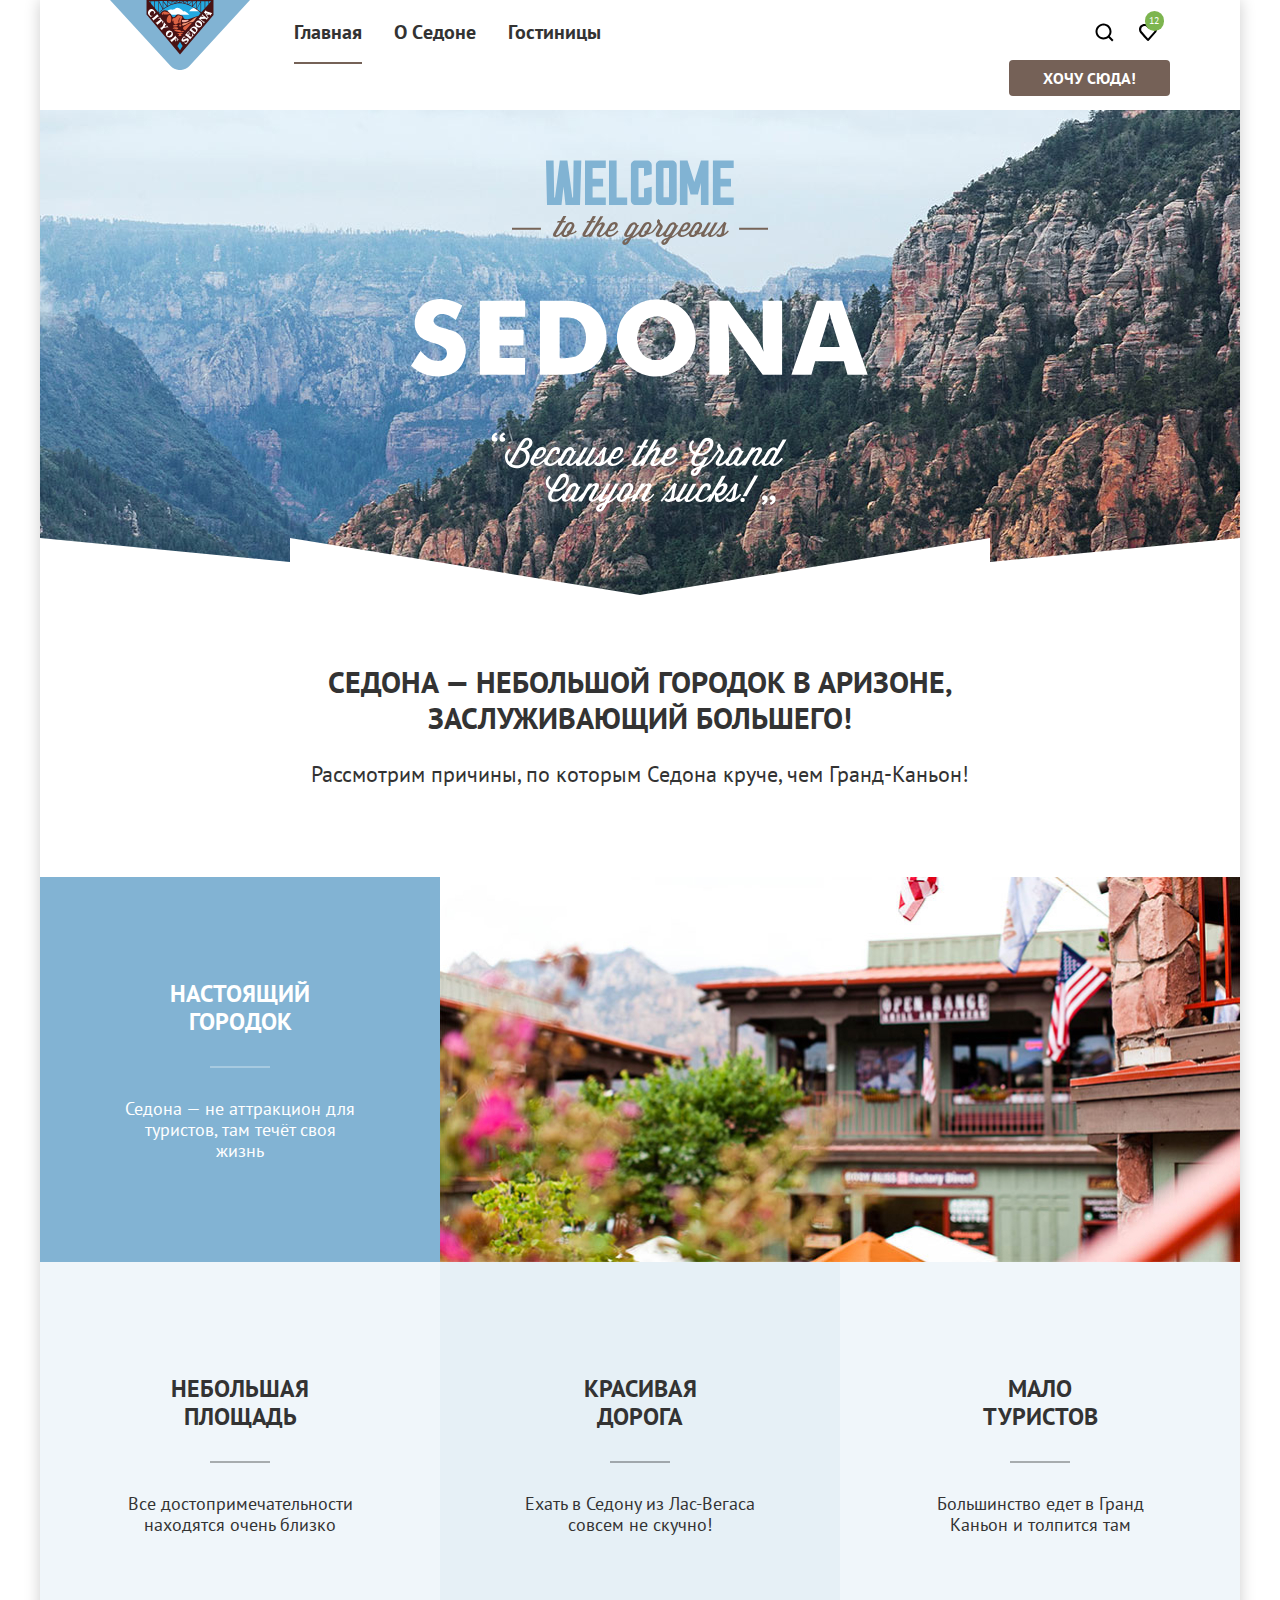
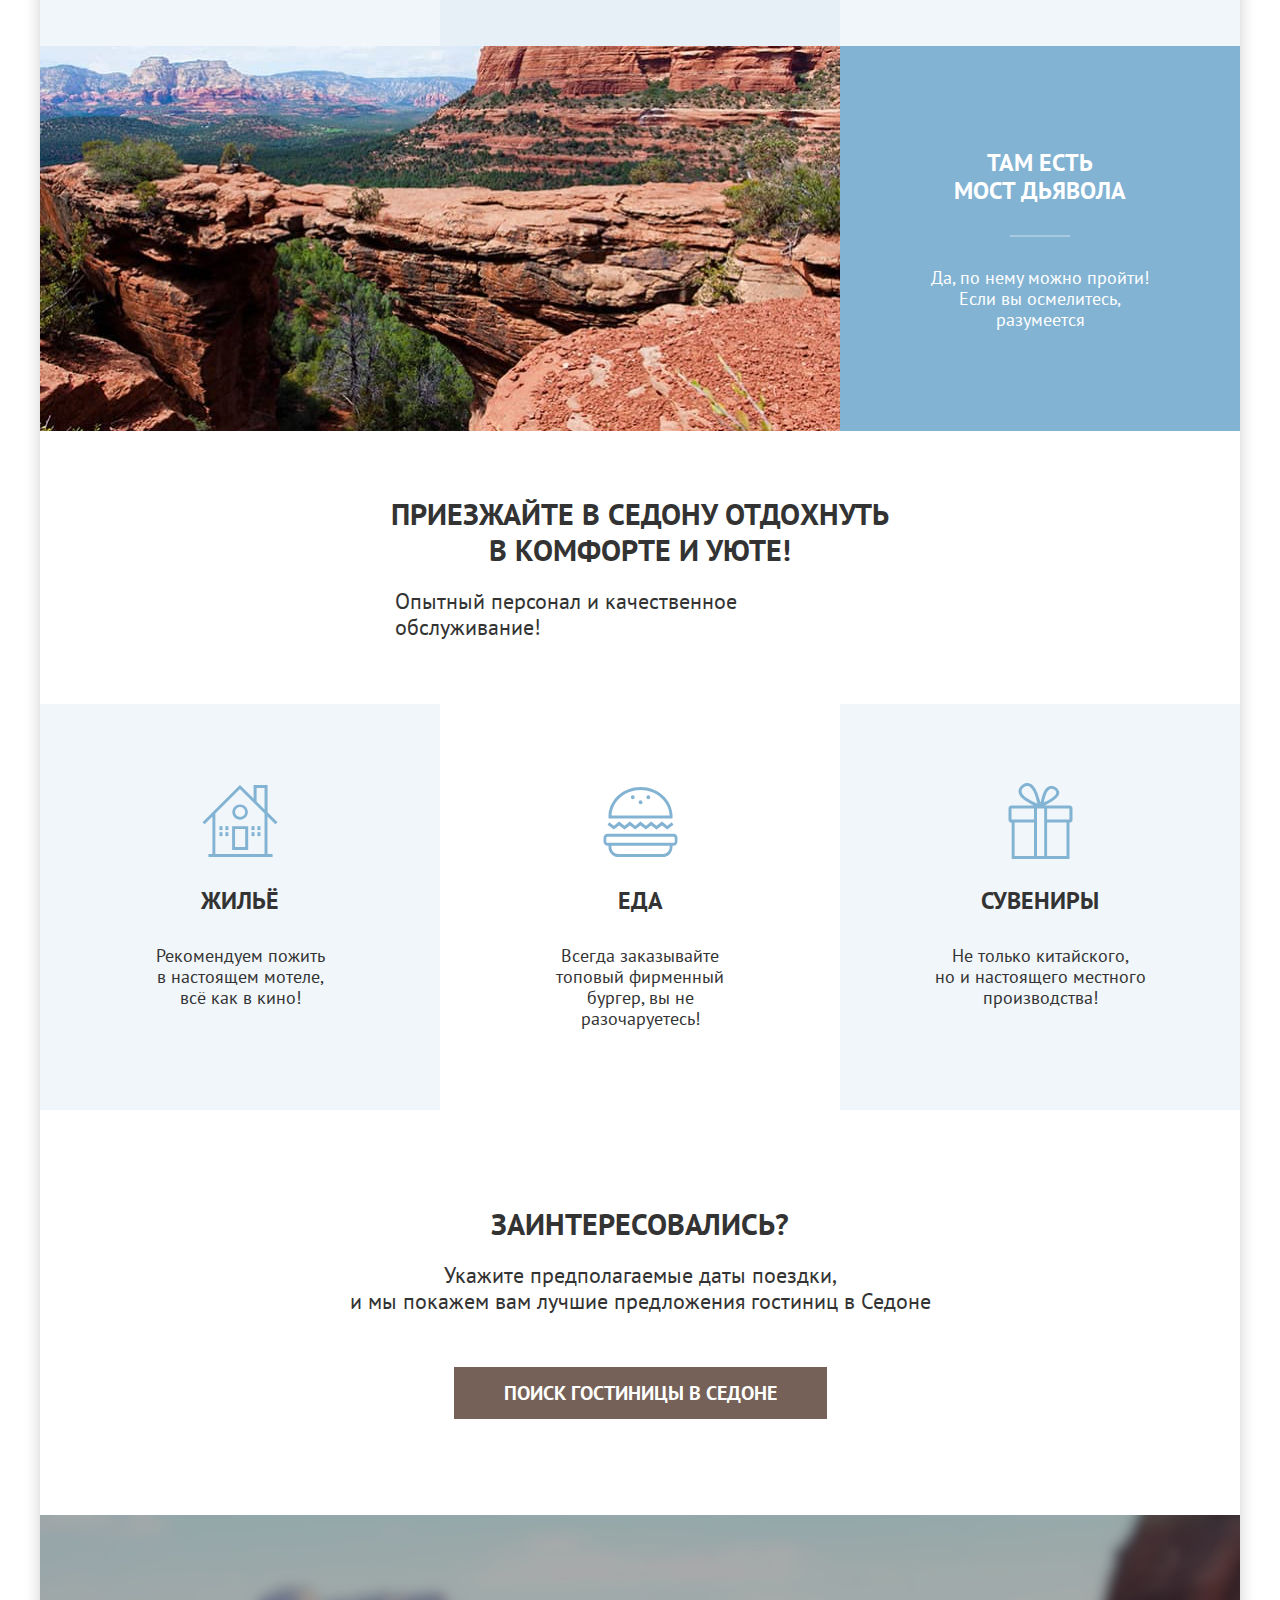
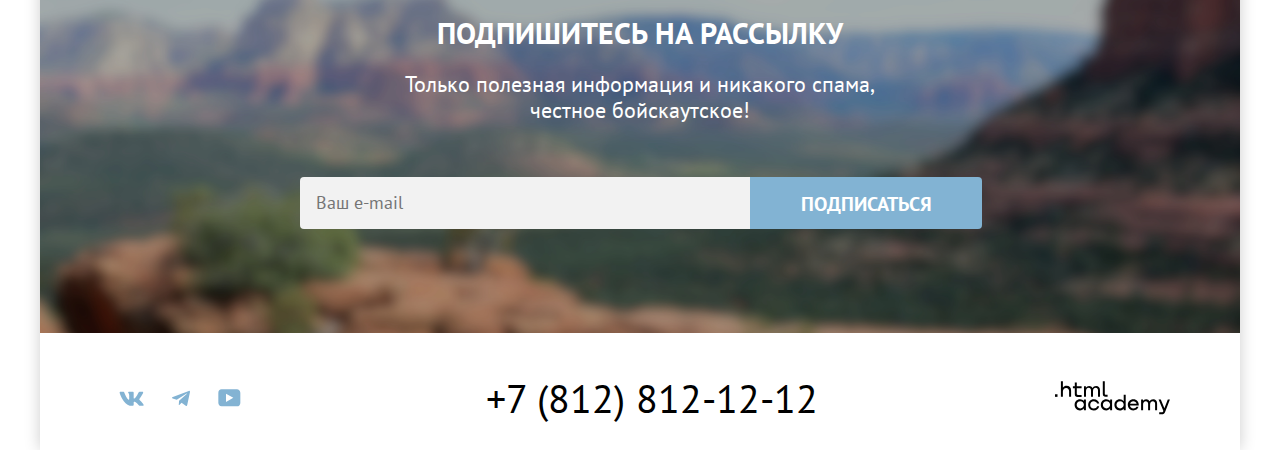
<file: index.html>
<!DOCTYPE html>
<html lang="ru">

  <head>
    <meta charset="utf-8" />
    <title>HTML Academy: Седона</title>
    <link rel="stylesheet" href="./styles/style.css" />
    <link rel="icon" href="favicon.ico">
    <link rel="icon" type="image/png" href="images/favicons/favicon.png">
  </head>

  <body class="index-page">
    <div class="container">
      <header class="page-header">
        <a class="page-header-link" href="#">
          <img class="logo" src="images/logo.svg" alt="Логотип сайта Седона." width="140" height="70" />
        </a>
        <nav class="navigation">
          <ul class="navigation-list">
            <li class="navigation-item">
              <a class="navigation-link navigation-link-current" href="index.html">Главная</a>
            </li>
            <li class="navigation-item">
              <a class="navigation-link" href="#"> О Cедоне</a>
            </li>
            <li class="navigation-item">
              <a class="navigation-link" href="catalog.html"> Гостиницы </a>
            </li>
          </ul>
          <ul class="navigation-user">
            <li class="navigation-item-search">
              <a class="navigation-link-search" href="#">
                <span class="visually-hidden">Поиск</span>
                <svg width="19" height="19" viewBox="0 0 19 19" fill="none" xmlns="http://www.w3.org/2000/svg">
                  <path
                    d="M18.5 17.0083L14.8 13.3287C15.8 12.0359 16.5 10.3453 16.5 8.4558C16.5 4.08011 12.9 0.5 8.5 0.5C4.1 0.5 0.5 4.17956 0.5 8.55525C0.5 12.9309 4.1 16.511 8.5 16.511C10.3 16.511 12 15.9144 13.4 14.8204L17.1 18.5L18.5 17.0083ZM8.5 14.5221C5.2 14.5221 2.5 11.837 2.5 8.55525C2.5 5.27348 5.2 2.5884 8.5 2.5884C11.8 2.5884 14.5 5.27348 14.5 8.55525C14.5 11.837 11.8 14.5221 8.5 14.5221Z"
                    fill="currentColor" />
                </svg>
              </a>
            </li>
            <li class="navigation-item-favourites">
              <a class="navigation-link-favourites" href="#">
                <span class="visually-hidden">Избранное</span>
                <svg width="18" height="17" viewBox="0 0 18 17" fill="none" xmlns="http://www.w3.org/2000/svg">
                  <path
                    d="M8.9 17C8.6 17 8.3 16.9 8.1 16.6C2.7 10.5 1.4 9.1 1.1 8.7C0.4 7.8 0 6.6 0 5.4C0 2.4 2.4 0 5.5 0C6.8 0 8 0.5 9 1.3C10 0.5 11.3 0 12.5 0C15.5 0 18 2.4 18 5.4C18 6.7 17.5 7.9 16.7 8.8L9.7 16.7C9.5 16.9 9.3 17 8.9 17ZM2.9 7.5C3.2 7.9 6.4 11.5 9 14.4L15.2 7.4C15.7 6.9 15.9 6.2 15.9 5.4C15.9 3.6 14.4 2.1 12.6 2.1C11.6 2.1 10.6 2.6 9.9 3.4C9.6 3.7 9.3 3.8 9 3.8C8.7 3.8 8.4 3.6 8.2 3.4C7.5 2.6 6.5 2.1 5.5 2.1C3.7 2.1 2.2 3.6 2.2 5.4C2.1 6.3 2.5 7 2.9 7.5C2.8 7.5 2.8 7.5 2.9 7.5Z"
                    fill="currentColor" />
                </svg>

                <span class="favourites-quantity">12</span>
              </a>
            </li>
            <li class="navigation-item-button">
              <a class="navigation-link-button" href="#">Хочу сюда!</a>
            </li>
          </ul>
        </nav>
      </header>

      <main class="main-index main">
        <section class="welcome">
          <h1 class="visually-hidden">Седона - туристический город.</h1>
          <img class="welcome-image" src="images/welcome.svg" alt="Welcome to Sedona text." width="458" height="352" />
        </section>
        <section class="advantages">
          <h2 class="visually-hidden">Преимущества</h2>
          <p class="advantages-subtitle">
            Седона — небольшой городок в Аризоне,<br />
            заслуживающий большего!
          </p>
          <p class="advantages-text">
            Рассмотрим причины, по которым Седона круче, чем Гранд-Каньон!
          </p>
          <ul class="advantages-list">
            <li class="advantages-item advantages-item-special">
              <div class="advantages-container">
                <h3 class="advantages-title">Настоящий городок</h3>
                <p class="advantages-description">
                  Седона — не аттракцион для туристов, там течёт своя жизнь
                </p>
              </div>
              <img class="advantages-image" src="images/advantages-1.jpg" alt="Sedona сity view." width="800"
                height="385" />
            </li>
            <li class="advantages-item">
              <div class="advantages-container">
                <h3 class="advantages-title">Небольшая площадь</h3>
                <p class="advantages-description">
                  Все достопримечательности находятся очень близко
                </p>
              </div>
            </li>
            <li class="advantages-item">
              <div class="advantages-container">
                <h3 class="advantages-title">Красивая дорога</h3>
                <p class="advantages-description">
                  Ехать в Седону из Лас-Вегаса совсем не скучно!
                </p>
              </div>
            </li>
            <li class="advantages-item">
              <div class="advantages-container">
                <h3 class="advantages-title">Мало туристов</h3>
                <p class="advantages-description">
                  Большинство едет в Гранд Каньон и толпится там
                </p>
              </div>
            </li>
            <li class="advantages-item advantages-item-special">
              <img class="advantages-item-image" src="images/advantages-2.jpg" alt="Sedona diablo bridge." width="800"
                height="385" />
              <div class="advantages-container">
                <h3 class="advantages-title">Там есть<br />мост дьявола</h3>
                <p class="advantages-description">
                  Да, по нему можно пройти! Если вы осмелитесь, разумеется
                </p>
              </div>
            </li>
          </ul>
        </section>
        <section class="services">
          <h2 class="visually-hidden">Услуги</h2>
          <p class="services-caption">
            Приезжайте в Седону отдохнуть в&nbsp;комфорте и уюте!
          </p>
          <p class="services-text">
            Опытный персонал и качественное обслуживание!
          </p>
          <ul class="services-list">
            <li class="services-item services-item-house">
              <h3 class="services-item-title">Жильё</h3>
              <p class="services-description">
                Рекомендуем пожить в&nbsp;настоящем мотеле,<br />всё как в кино!
              </p>
            </li>
            <li class="services-item services-item-food">
              <h3 class="services-item-title">Еда</h3>
              <p class="services-description">
                Всегда заказывайте<br />топовый фирменный бургер, вы не
                разочаруетесь!
              </p>
            </li>
            <li class="services-item services-item-souvenirs">
              <h3 class="services-item-title">Сувениры</h3>
              <p class="services-description">
                Не только китайского,<br />но и настоящего местного
                производства!
              </p>
            </li>
          </ul>
        </section>
        <section class="search-hotel">
          <h2 class="visually-hidden">Поиск отеля</h2>
          <p class="search-hotel-title">Заинтересовались?</p>
          <p class="search-hotel-text">
            Укажите предполагаемые даты поездки,<br />
            и мы покажем вам лучшие предложения гостиниц в Седоне
          </p>
          <a href="#" class="search-hotel-link"> Поиск гостиницы в Седоне</a>
        </section>
      </main>
      <footer class="main-footer">
        <section class="subscribe">
          <h2 class="subscribe-title">Подпишитесь на рассылку</h2>
          <p class="subscribe-description">
            Только полезная информация и никакого спама,<br />
            честное бойскаутское!
          </p>
          <form class="appointment-form" action="https://echo.htmlacademy.ru/" method="post">
            <label class="visually-hidden" for="email">Ваш e-mail</label>
            <input id="email" class="subscribe-email-input" type="email" placeholder="Ваш e-mail" name="user-mail" required />
            <button class="subscribe-button" type="submit">Подписаться</button>
          </form>
        </section>
        <div class="footer-container">
          <section class="footer-social">
            <ul class="footer-social-list">
              <li class="footer-social-item vkontakte">
                <a class="social-button" href="https://vk.com/htmlacademy">
                  <span class="visually-hidden">ВКонтакте</span>
                  <svg width="25" height="15" viewBox="0 0 25 15" fill="none" xmlns="http://www.w3.org/2000/svg">
                    <path fill-rule="evenodd" clip-rule="evenodd"
                      d="M24.1164 1.80445C24.2824 1.25845 24.1164 0.856445 23.3214 0.856445H20.6964C20.0284 0.856445 19.7204 1.20345 19.5534 1.58645C19.5534 1.58645 18.2184 4.78245 16.3274 6.85845C15.7154 7.46045 15.4374 7.65145 15.1034 7.65145C14.9364 7.65145 14.6854 7.46045 14.6854 6.91345V1.80445C14.6854 1.14845 14.5014 0.856445 13.9454 0.856445H9.81738C9.40038 0.856445 9.14938 1.16045 9.14938 1.44945C9.14938 2.07045 10.0954 2.21445 10.1924 3.96245V7.76045C10.1924 8.59345 10.0394 8.74444 9.70538 8.74444C8.81538 8.74444 6.65038 5.53345 5.36538 1.85945C5.11638 1.14445 4.86438 0.856445 4.19338 0.856445H1.56638C0.816382 0.856445 0.666382 1.20345 0.666382 1.58645C0.666382 2.26845 1.55638 5.65645 4.81138 10.1374C6.98138 13.1974 10.0364 14.8564 12.8194 14.8564C14.4884 14.8564 14.6944 14.4884 14.6944 13.8534V11.5404C14.6944 10.8034 14.8524 10.6564 15.3814 10.6564C15.7714 10.6564 16.4384 10.8484 17.9964 12.3234C19.7764 14.0724 20.0694 14.8564 21.0714 14.8564H23.6964C24.4464 14.8564 24.8224 14.4884 24.6064 13.7604C24.3684 13.0364 23.5184 11.9854 22.3914 10.7384C21.7794 10.0284 20.8614 9.26345 20.5824 8.88045C20.1934 8.38945 20.3044 8.17044 20.5824 7.73345C20.5824 7.73345 23.7824 3.30745 24.1154 1.80445H24.1164Z"
                      fill="currentColor" />
                  </svg>
                </a>
              </li>
              <li class="footer-social-item telegram">
                <a class="social-button" href="https://t.me/htmlacademy">
                  <span class="visually-hidden">Telegram</span>
                  <svg width="18" height="16" viewBox="0 0 18 16" fill="none" xmlns="http://www.w3.org/2000/svg">
                    <path
                      d="M16.785 0.955705L0.840489 7.1042C-0.247661 7.54126 -0.241365 8.14828 0.640845 8.41897L4.73445 9.69597L14.2058 3.72014C14.6537 3.44766 15.0629 3.59424 14.7265 3.89281L7.05283 10.8183H7.05103L7.05283 10.8192L6.77045 15.0387C7.18413 15.0387 7.36669 14.8489 7.59871 14.625L9.58705 12.6915L13.7229 15.7464C14.4855 16.1664 15.0332 15.9506 15.2229 15.0405L17.9379 2.2453C18.2158 1.13107 17.5126 0.626562 16.785 0.955705Z"
                      fill="currentColor" />
                  </svg>
                </a>
              </li>
              <li class="footer-social-item youtube">
                <a class="social-button" href="https://www.youtube.com/user/htmlacademyru">
                  <span class="visually-hidden">Youtube</span>
                  <svg width="23" height="18" viewBox="0 0 23 18" fill="none" xmlns="http://www.w3.org/2000/svg">
                    <path
                      d="M18.9402 0.356445H3.50738C1.64668 0.356445 0.333252 1.9502 0.333252 3.75645V13.8502C0.333252 15.7627 1.64668 17.3564 3.50738 17.3564H19.1591C20.8009 17.3564 22.3333 15.7627 22.3333 13.9564V3.75645C22.1143 1.9502 20.8009 0.356445 18.9402 0.356445ZM7.99494 12.8939V4.81894L15.3283 8.85645L7.99494 12.8939Z"
                      fill="currentColor" />
                  </svg>
                </a>
              </li>
            </ul>
          </section>
          <div class="phone-number-container">
            <a class="phone-number-link" href="tel:+78128121212">
              +7 (812) 812-12-12
            </a>
          </div>
          <a class="html-academy-logo" href="#">
            <svg width="115" height="34" viewBox="0 0 115 34" fill="currentColor" xmlns="http://www.w3.org/2000/svg" role="img" aria-label="Логотип HTML Academy">
              <path d="M0 13.2564V15.8564H2.5V13.2564H0Z" fill="currentColor" />
              <path
                d="M11.6 4.85645C10 4.85645 8.8 5.55645 8 6.55645H7.9V0.356445H5.9V15.8564H7.9V10.5564C7.9 8.45645 9.2 6.95645 11.2 6.95645C13 6.95645 14.1 8.35645 14.1 10.1564V15.8564H16.1V9.75644C16.2 6.75644 14.3 4.85645 11.6 4.85645Z"
                fill="currentColor" />
              <path
                d="M26.6 5.15645H21.8V1.45645H19.8V5.25645H17.9V7.25645H19.8V13.2564C19.8 14.9564 20.8 15.9564 22.5 15.9564H26.6V13.9564H22.9C22.2 13.9564 21.8 13.5564 21.8 12.8564V7.15645H26.6V5.15645Z"
                fill="currentColor" />
              <path
                d="M41.1 4.95645C39.5 4.95645 38.2 5.75644 37.6 7.05645H37.5C36.9 5.85645 35.7 4.95645 34.1 4.95645C32.7 4.95645 31.6 5.75645 31 6.75645H30.9V5.15645H29V15.7564H31V10.3564C31 8.35645 32 6.85645 33.6 6.85645C35.1 6.85645 36 7.85645 36 9.45645V15.7564H38V10.1564C38 7.75645 39.4 6.85645 40.6 6.85645C42.1 6.85645 43 7.85645 43 9.45645V15.7564H45V9.25644C45.1 6.75644 43.6 4.95645 41.1 4.95645Z"
                fill="currentColor" />
              <path
                d="M47.8 13.0564C47.8 14.7564 48.8 15.7564 50.6 15.7564H52.6V13.7564H50.9C50.2 13.7564 49.8 13.3564 49.8 12.6564V0.356445H47.8V13.0564Z"
                fill="currentColor" />
              <path
                d="M28.9 20.0564C28 18.9564 26.7 18.2564 25 18.2564C21.9 18.2564 19.6 20.5564 19.6 23.8564C19.6 27.1564 21.9 29.4564 25 29.4564C26.8 29.4564 28 28.6564 28.8 27.5564H28.9V29.1564H30.9V18.5564H28.9V20.0564ZM25.3 27.4564C23.1 27.4564 21.7 25.8564 21.7 23.8564C21.7 21.8564 23.1 20.2564 25.3 20.2564C27.5 20.2564 28.9 21.8564 28.9 23.8564C28.9 25.7564 27.5 27.4564 25.3 27.4564Z"
                fill="currentColor" />
              <path
                d="M44.2 22.3564C43.7 19.9564 41.6 18.2564 38.8 18.2564C35.4 18.2564 33.2 20.7564 33.2 23.8564C33.2 26.9564 35.4 29.4564 38.8 29.4564C41.6 29.4564 43.7 27.6564 44.2 25.2564H42.1C41.7 26.5564 40.4 27.5564 38.8 27.5564C36.6 27.5564 35.2 25.9564 35.2 23.9564C35.2 21.9564 36.6 20.3564 38.8 20.3564C40.4 20.3564 41.6 21.3564 42.1 22.5564H44.2V22.3564Z"
                fill="currentColor" />
              <path
                d="M55.1 20.0564C54.2 18.9564 52.9 18.2564 51.2 18.2564C48.1 18.2564 45.8 20.5564 45.8 23.8564C45.8 27.1564 48.1 29.4564 51.2 29.4564C53 29.4564 54.2 28.6564 55 27.5564H55.1V29.1564H57.1V18.5564H55.1V20.0564ZM51.5 27.4564C49.3 27.4564 47.9 25.8564 47.9 23.8564C47.9 21.8564 49.3 20.2564 51.5 20.2564C53.7 20.2564 55.1 21.8564 55.1 23.8564C55.1 25.7564 53.6 27.4564 51.5 27.4564Z"
                fill="currentColor" />
              <path
                d="M68.7 20.1564C67.8 19.0564 66.5 18.2564 64.8 18.2564C61.7 18.2564 59.4 20.5564 59.4 23.8564C59.4 27.1564 61.6 29.4564 64.8 29.4564C66.5 29.4564 67.8 28.6564 68.6 27.6564H68.7V29.1564H70.7V13.7564H68.7V20.1564ZM65.1 27.4564C62.9 27.4564 61.5 25.8564 61.5 23.8564C61.5 21.8564 62.9 20.2564 65.1 20.2564C67.3 20.2564 68.7 21.8564 68.7 23.8564C68.6 25.8564 67.2 27.4564 65.1 27.4564Z"
                fill="currentColor" />
              <path
                d="M78.3 18.2564C75 18.2564 72.8 20.7564 72.8 23.8564C72.8 26.8564 74.9 29.4564 78.3 29.4564C80.8 29.4564 82.8 28.1564 83.5 25.8564H81.4C80.9 26.8564 79.8 27.4564 78.4 27.4564C76.5 27.4564 75.1 26.1564 75 24.5564H83.8C84 20.9564 81.8 18.2564 78.3 18.2564ZM78.3 20.1564C80 20.1564 81.3 21.1564 81.6 22.7564H75.1C75.4 21.2564 76.6 20.1564 78.3 20.1564Z"
                fill="currentColor" />
              <path
                d="M98.2 18.2564C96.6 18.2564 95.3 19.0564 94.6 20.2564H94.5C93.9 19.0564 92.7 18.2564 91.1 18.2564C89.7 18.2564 88.6 18.9564 88 20.0564V18.5564H86.1V29.1564H88.1V23.7564C88.1 21.7564 89.1 20.3564 90.7 20.2564C92.2 20.2564 93.1 21.2564 93.1 22.8564V29.1564H95.1V23.5564C95.1 21.1564 96.5 20.2564 97.7 20.2564C99.2 20.2564 100.1 21.2564 100.1 22.8564V29.1564H102.1V22.6564C102.2 20.0564 100.7 18.2564 98.2 18.2564Z"
                fill="currentColor" />
              <path
                d="M109.4 27.3564L105.8 18.4564H103.6L108.4 30.0564C108.1 30.9564 107.7 31.2564 106.7 31.2564H104.2V33.2564H106.7C108.5 33.2564 109.5 32.4564 110.2 30.6564L114.9 18.4564H112.8L109.4 27.3564Z"
                fill="currentColor" />
            </svg>
          </a>
        </div>
      </footer>
    </div>
    <div class="modal">
      <div class="modal-block">
        <h2 class="modal-block-title">Поиск гостиницы в Седоне</h2>
        <button class="button-close" type="button">
          <span class="visually-hidden">Закрыть</span>
        </button>
        <form class="search-form" action="https://echo.htmlacademy.ru/" method="post">
          <div class="label-input-container">
            <label class="modal-block-label arrival-label" for="arrival-input">
              Дата заезда:</label>
            <div class="form-input-container">
              <input id="arrival-input" class="modal-form-input" type="text" placeholder="Укажите дату"
                value="27 апреля 2020" name="arrival-input" required />
              <p class="error-message info-message">
                Мы не можем отправить вас в прошлое.
              </p>
            </div>
          </div>
          <div class="label-input-container">
            <label class="modal-block-label departure-label" for="departure-input">
              Дата выезда:</label>
            <div class="form-input-container">
              <input id="departure-input" class="modal-form-input" type="text" placeholder="Укажите дату"
                value="1 сентября 2023" name="departure-input" required />

              <p class="info-message">
                На эти даты есть свободные номера. Пока есть.
              </p>
            </div>
          </div>
          <div class="people-count-container">
            <div class="label-counter-container">
              <label class="modal-block-label adults-label" for="adults">
                Взрослые:</label>
              <div class="number-input-container">
                <button class="btn-number-input" type="button">
                  <span class="visually-hidden">Уменьшить на 1</span>
                  <svg class="button-icon" width="14" height="2" viewBox="0 0 14 2" fill="currentColor"
                    xmlns="http://www.w3.org/2000/svg">
                    <path d="M0 0L0 2L14 2V0L0 0Z" fill="currentColor" fill-opacity="0.3" />
                  </svg>
                </button>
                <input class="number-input" id="adults" name="adults" type="number" value="2" min="0" max="100" readonly required />
                <button class="btn-number-input" type="button">
                  <span class="visually-hidden">Увеличить на 1</span>
                  <svg class="button-icon" width="14" height="14" viewBox="0 0 14 14" fill="currentColor"
                    xmlns="http://www.w3.org/2000/svg">
                    <path d="M14 6H8V0H6V6H0V8H6V14H8V8H14V6Z" fill="currentColor" fill-opacity="0.3" />
                  </svg>
                </button>
              </div>
            </div>
            <div class="label-counter-container">
              <div class="modal-block-label kids-label">
                <label for="kids">Дети:</label>
                <span class="tooltip-container">
                  <button class="button-information" type="button">
                    <span class="visually-hidden">Показать дополнительную информацию</span>
                  </button>
                  <span class="tooltip">
                    <span class="tooltip-text">
                      Укажите количество детей, которые будут с вами, возраст
                      которых от 6 до 18 лет. Дети до 6 лет размещаются
                      бесплатно.
                    </span>
                  </span>
                </span>
              </div>
              <div class="number-input-container">
                <button class="btn-number-input" type="button">
                  <span class="visually-hidden">Уменьшить на 1</span>
                  <svg class="button-icon" width="14" height="2" viewBox="0 0 14 2" fill="currentColor"
                    xmlns="http://www.w3.org/2000/svg">
                    <path d="M0 0L0 2L14 2V0L0 0Z" fill="currentColor" fill-opacity="0.3" />
                  </svg>
                </button>
                <input class="number-input" id="kids" name="kids" type="number" value="2" min="0" max="100" readonly required />
                <button class="btn-number-input" type="button">
                  <span class="visually-hidden">Увеличить на 1</span>
                  <svg class="button-icon" width="14" height="14" viewBox="0 0 14 14" fill="currentColor"
                    xmlns="http://www.w3.org/2000/svg">
                    <path d="M14 6H8V0H6V6H0V8H6V14H8V8H14V6Z" fill="currentColor" fill-opacity="0.3" />
                  </svg>
                </button>
              </div>
            </div>
          </div>
          <button class="button-modal-search" type="submit">Найти</button>
        </form>
      </div>
    </div>
    <script src="./scripts/script.js"></script>
  </body>

</html>
</file>
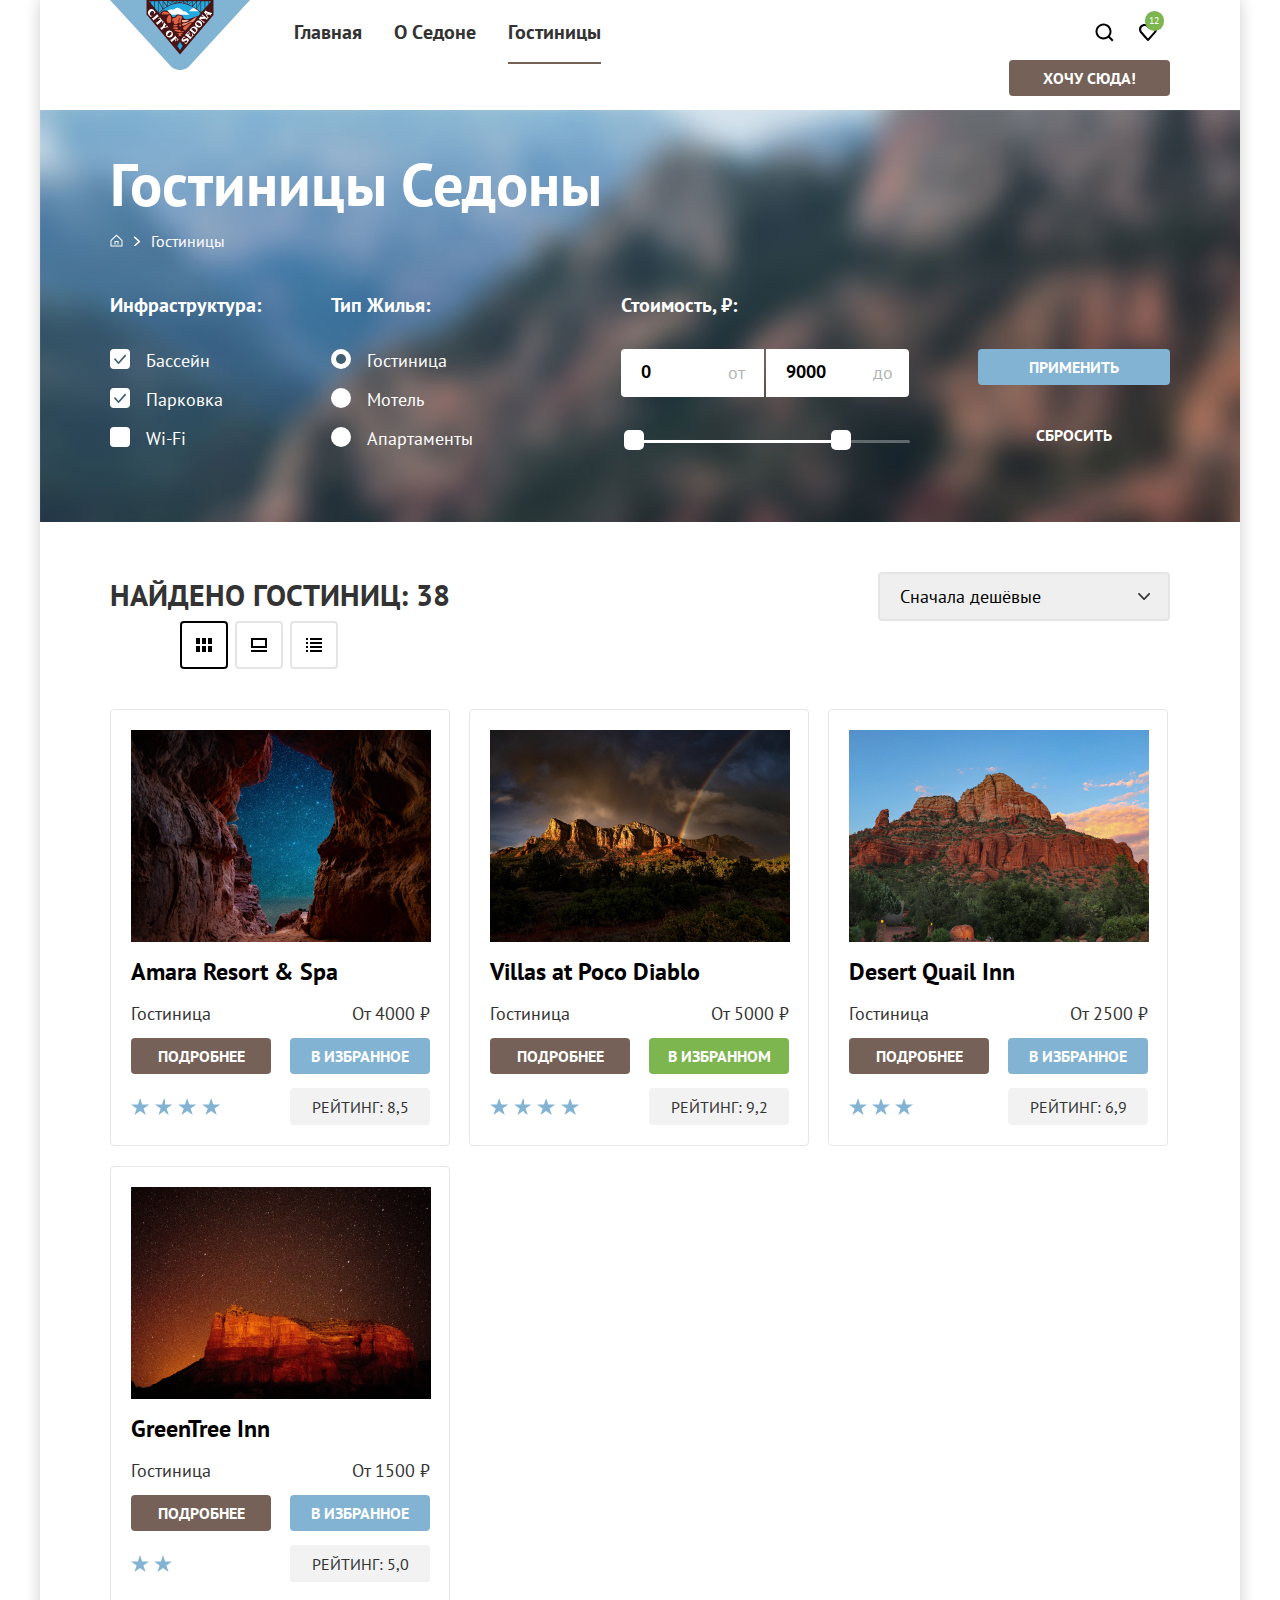
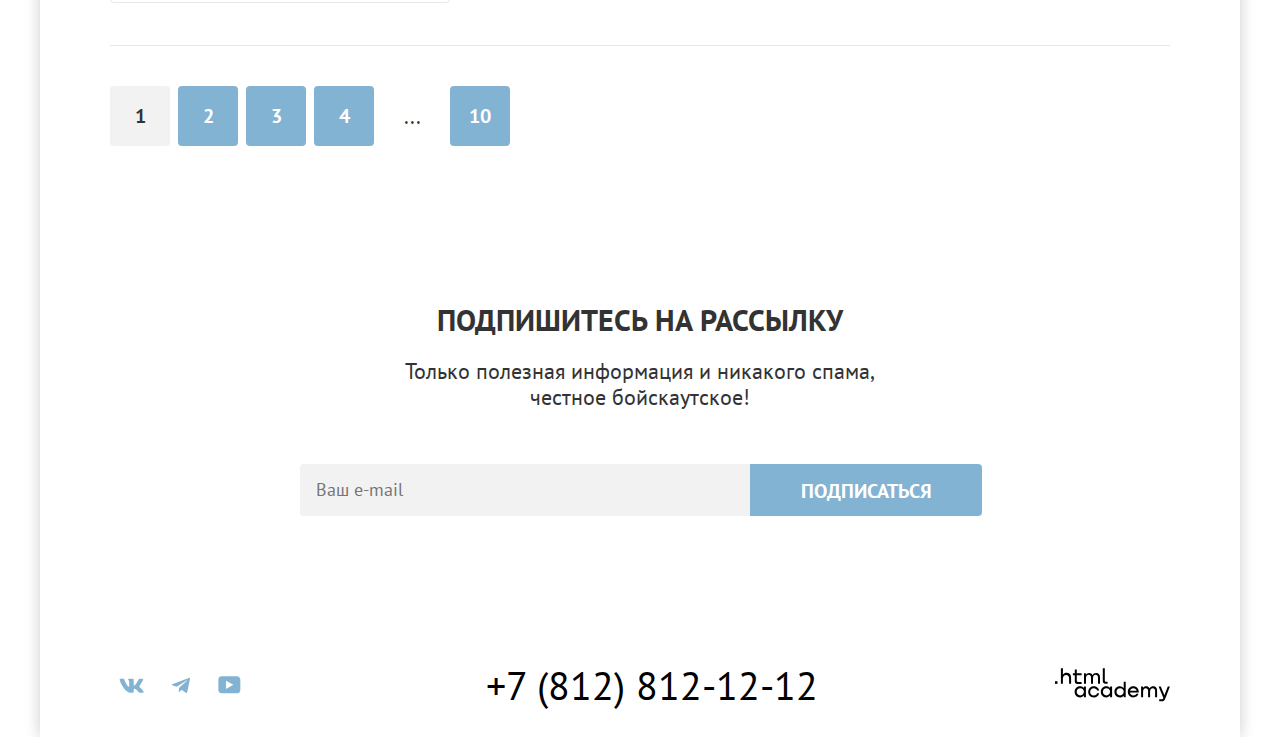
<file: catalog.html>
<!DOCTYPE html>
<html lang="ru">

  <head>
    <meta charset="utf-8" />
    <title>Каталог</title>
    <link rel="stylesheet" href="./styles/style.css" />
    <link rel="icon" href="favicon.ico">
    <link rel="icon" type="image/png" href="images/favicons/favicon.png">
  </head>

  <body>
    <div class="container">
      <header class="page-header">
        <a class="page-header-link" href="#">
          <img class="logo" src="images/logo.svg" alt="Логотип сайта Седона." width="140" height="70" />
        </a>
        <nav class="navigation">
          <ul class="navigation-list">
            <li class="navigation-item">
              <a class="navigation-link" href="index.html">Главная</a>
            </li>
            <li class="navigation-item">
              <a class="navigation-link" href="#"> О Cедоне</a>
            </li>
            <li class="navigation-item">
              <a class="navigation-link navigation-link-current" href="catalog.html"> Гостиницы </a>
            </li>
          </ul>
          <ul class="navigation-user">
            <li class="navigation-item-search">
              <a class="navigation-link-search" href="#">
                <span class="visually-hidden">Поиск</span>
                <svg width="19" height="19" viewBox="0 0 19 19" fill="none" xmlns="http://www.w3.org/2000/svg" aria-label="Иконка поиск">
                  <path
                    d="M18.5 17.0083L14.8 13.3287C15.8 12.0359 16.5 10.3453 16.5 8.4558C16.5 4.08011 12.9 0.5 8.5 0.5C4.1 0.5 0.5 4.17956 0.5 8.55525C0.5 12.9309 4.1 16.511 8.5 16.511C10.3 16.511 12 15.9144 13.4 14.8204L17.1 18.5L18.5 17.0083ZM8.5 14.5221C5.2 14.5221 2.5 11.837 2.5 8.55525C2.5 5.27348 5.2 2.5884 8.5 2.5884C11.8 2.5884 14.5 5.27348 14.5 8.55525C14.5 11.837 11.8 14.5221 8.5 14.5221Z"
                    fill="currentColor" />
                </svg>
              </a>
            </li>
            <li class="navigation-item-favourites">
              <a class="navigation-link-favourites" href="#">
                <span class="visually-hidden">Избранное</span>
                <svg width="18" height="17" viewBox="0 0 18 17" fill="none" xmlns="http://www.w3.org/2000/svg" aria-label="Иконка избранное">
                  <path
                    d="M8.9 17C8.6 17 8.3 16.9 8.1 16.6C2.7 10.5 1.4 9.1 1.1 8.7C0.4 7.8 0 6.6 0 5.4C0 2.4 2.4 0 5.5 0C6.8 0 8 0.5 9 1.3C10 0.5 11.3 0 12.5 0C15.5 0 18 2.4 18 5.4C18 6.7 17.5 7.9 16.7 8.8L9.7 16.7C9.5 16.9 9.3 17 8.9 17ZM2.9 7.5C3.2 7.9 6.4 11.5 9 14.4L15.2 7.4C15.7 6.9 15.9 6.2 15.9 5.4C15.9 3.6 14.4 2.1 12.6 2.1C11.6 2.1 10.6 2.6 9.9 3.4C9.6 3.7 9.3 3.8 9 3.8C8.7 3.8 8.4 3.6 8.2 3.4C7.5 2.6 6.5 2.1 5.5 2.1C3.7 2.1 2.2 3.6 2.2 5.4C2.1 6.3 2.5 7 2.9 7.5C2.8 7.5 2.8 7.5 2.9 7.5Z"
                    fill="currentColor" />
                </svg>

                <span class="favourites-quantity">12</span>
              </a>
            </li>
            <li class="navigation-item-button">
              <a class="navigation-link-button" href="#">Хочу сюда!</a>
            </li>
          </ul>
        </nav>
      </header>
      <main class="main-inner main">
        <header class="inner-header">
          <h1 class="inner-header-title">Гостиницы Седоны</h1>
          <ul class="breadcrumbs">
            <li class="breadcrumbs-item">
              <a class="breadcrumbs-link" href="index.html">
                <svg width="13" height="13" viewBox="0 0 13 13" fill="none" xmlns="http://www.w3.org/2000/svg" aria-label="Иконка главной страницы">
                  <path
                    d="M6.5 0.5L0.5 6.30006V12.5001H12.5V6.30006L6.5 0.5ZM11.5 11.5001H1.5V6.70005L6.5 1.9L11.5 6.70005V11.5001Z"
                    fill="currentColor" />
                  <path d="M4.5 10.5001H5.5V8.00005H7.5V10.5001H8.5V7.00005H4.5V10.5001Z" fill="currentColor" />
                </svg>
                <span class="visually-hidden">Главная</span></a>
            </li>
            <li class="breadcrumbs-item">
              <a class="breadcrumbs-link">Гостиницы</a>
            </li>
          </ul>
          <section class="hotel-filter">
            <h2 class="visually-hidden">Меню фильтрации гостиниц</h2>
            <form class="catalog-filter" action="https://echo.htmlacademy.ru/">
              <fieldset class="catalog-filter-group catalog-group-checkbox">
                <legend class="catalog-filter-title">Инфраструктура:</legend>
                <ul class="catalog-filter-list">
                  <li class="catalog-filter-item checkbox">
                    <input class="control-input visually-hidden" type="checkbox" name="swimming-pool" id="swimming-pool"
                      checked />
                    <label class="control-label checkbox-label" for="swimming-pool">
                      Бассейн
                    </label>
                  </li>
                  <li class="catalog-filter-item checkbox">
                    <input class="control-input visually-hidden" type="checkbox" name="parking-lot" id="parking-lot"
                      checked />
                    <label class="control-label checkbox-label" for="parking-lot">
                      Парковка
                    </label>
                  </li>
                  <li class="catalog-filter-item checkbox">
                    <input class="control-input visually-hidden" type="checkbox" name="wi-fi" id="wi-fi" />
                    <label class="control-label checkbox-label" for="wi-fi">
                      Wi-Fi
                    </label>
                  </li>
                </ul>
              </fieldset>

              <fieldset class="catalog-filter-group catalog-group-radiobutton">
                <legend class="catalog-filter-title">Тип жилья:</legend>
                <ul class="catalog-filter-list">
                  <li class="catalog-filter-item checkbox">
                    <input class="control-input visually-hidden" type="radio" name="product-group" value="hotel"
                      id="hotel" checked />
                    <label class="control-label radio-button-label" for="hotel">
                      Гостиница
                    </label>
                  </li>
                  <li class="catalog-filter-item checkbox">
                    <input class="control-input visually-hidden" type="radio" name="product-group" value="motel"
                      id="motel" />
                    <label class="control-label radio-button-label" for="motel">
                      Мотель
                    </label>
                  </li>
                  <li class="catalog-filter-item checkbox">
                    <input class="control-input visually-hidden" type="radio" name="product-group" value="apartments"
                      id="apartments" />
                    <label class="control-label radio-button-label" for="apartments">
                      Апартаменты
                    </label>
                  </li>
                </ul>
              </fieldset>
              <fieldset class="catalog-filter-group catalog-group-cost">
                <legend class="catalog-filter-title catalog-cost-title">
                  Стоимость, ₽:
                </legend>
                <div class="cost-container">
                  <div class="min-cost-container">
                    <input class="input-cost input-cost-min-value" type="text" name="cost-min-value" value="0"
                      id="cost-min-value" required />
                    <label class="cost-label" for="cost-min-value"> От </label>
                  </div>
                  <div class="max-cost-container">
                    <input class="input-cost input-cost-max-value" type="text" name="cost-max-value" value="9000"
                      id="cost-max-value" required />
                    <label class="cost-label" for="cost-max-value"> До </label>
                  </div>
                </div>
                <div class="price-slider-container">
                  <div class="slider-track"></div>
                  <div class="slider-range"></div>
                  <button class="slider-thumb min" type="button">
                    <span class="visually-hidden">Установить минимальный порог цены</span>
                  </button>
                  <button class="slider-thumb max" type="button">
                    <span class="visually-hidden">Установить максимальный порог цены</span>
                  </button>
                </div>
              </fieldset>
              <div class="inner-buttons-container">
                <button class="button button-submit" type="submit">
                  Применить
                </button>
                <button class="button button-reset" type="reset">
                  Сбросить
                </button>
              </div>
            </form>
          </section>
        </header>
        <section class="results">
          <div class="results-title-container">
            <h2 class="results-title">
              Найдено гостиниц: <span class="results-count">38</span>
            </h2>
            <div class="select-wrapper">
              <select id="sort-select" class="select-control" aria-label="Сортировка">
                <option value="cheap">Сначала дешёвые</option>
                <option value="popular">Сначала популярные</option>
                <option value="expensive">Сначала дорогие</option>
              </select>
              <svg class="select-arrow" width="12" height="9" viewBox="0 0 12 9" fill="none"
                xmlns="http://www.w3.org/2000/svg">
                <path
                  d="M6.67495 7.7123L11.775 2.4123C12.075 2.1123 12.075 1.5123 11.775 1.2123C11.475 0.912305 10.875 0.912305 10.575 1.2123L6.07495 5.9123L1.57495 1.2123C1.27495 0.912305 0.674951 0.912305 0.374951 1.2123C0.174951 1.3123 0.0749512 1.6123 0.0749512 1.8123C0.0749512 2.0123 0.174951 2.2123 0.374951 2.4123L5.47495 7.7123C5.77495 8.1123 6.37495 8.1123 6.67495 7.7123Z"
                  fill="currentColor" />
              </svg>
            </div>
            <h3 class="visually-hidden">Вид сортировки</h3>

            <ul class="results-view-list">
              <li class="results-view-item">
                <a class="results-view-link current sort-1" href="#">
                  <span class="visually-hidden">Плиткой</span>
                </a>
              </li>
              <li class="results-view-item">
                <a class="results-view-link sort-2" href="#">
                  <span class="visually-hidden">Галерея</span>
                </a>
              </li>
              <li class="results-view-item">
                <a class="results-view-link sort-3" href="#">
                  <span class="visually-hidden">Списком</span>
                </a>
              </li>
            </ul>
          </div>
          <ol class="product-card-list">
            <li class="product-card">
              <a class="product-card-link" href="product.html">
                <img class="product-card-image" src="./images/hotel-amara-resort.jpg" alt="Amara Resort & Spa" width="300" height="212"/>
              </a>
              <a class="product-card-title-link" href="#">
                <h3 class="product-card-title">Amara Resort & Spa</h3>
              </a>
              <div class="product-card-container">
                <div class="product-card-type-container">
                    <span class="product-card-type">Гостиница</span>
                  <span class="product-card-price"> От 4000 ₽</span>
                </div>

                <a class="product-card-button button-read-more button" href="#">Подробнее</a>
                <button type="button" class="product-card-button favourites-button button">
                  В избранное
                </button>

                <div class="stars stars-four">
                  <span class="visually-hidden">Четыре звезды</span>
                </div>
                <p class="product-card-rating-title">
                  Рейтинг: <span class="product-card-rating-mark">8,5</span>
                </p>
              </div>
            </li>
            <li class="product-card">
              <a class="product-card-link" href="product.html">
                <img class="product-card-image" src="./images/hotel-villas-poco-diablo.jpg"
                  alt="Villas at Poco Diablo." width="300" height="212"/>
              </a>
              <a class="product-card-title-link" href="#">
                <h3 class="product-card-title">Villas at Poco Diablo</h3>
              </a>
              <div class="product-card-container">
                <div class="product-card-type-container">
                  <p class="product-card-type">Гостиница</p>
                  <span class="product-card-price"> От 5000 ₽</span>
                </div>
                <a class="product-card-button button-read-more button" href="#">Подробнее</a>
                <button type="button" class="product-card-button button added">
                  В избранном
                </button>
                <div class="stars stars-four">
                  <span class="visually-hidden">Четыре звезды</span>
                </div>
                <p class="product-card-rating-title">
                  Рейтинг: <span class="product-card-rating-mark">9,2</span>
                </p>
              </div>
            </li>
            <li class="product-card">
              <a class="product-card-link" href="product.html">
                <img class="product-card-image" src="./images/hotel-desert-quail.jpg" alt="Desert Quail Inn." width="300" height="212" />
              </a>
              <a class="product-card-title-link" href="#">
                <h3 class="product-card-title">Desert Quail Inn</h3>
              </a>
              <div class="product-card-container">
                <div class="product-card-type-container">
                  <p class="product-card-type">Гостиница</p>
                  <span class="product-card-price"> От 2500 ₽</span>
                </div>
                <a class="product-card-button button-read-more button" href="#">Подробнее</a>
                <button type="button" class="product-card-button favourites-button button">
                  В избранное
                </button>
                <div class="stars stars-three">
                  <span class="visually-hidden">Четыре звезды</span>
                </div>
                <p class="product-card-rating-title">
                  Рейтинг: <span class="product-card-rating-mark">6,9</span>
                </p>
              </div>
            </li>
            <li class="product-card">
              <a class="product-card-link" href="product.html">
                <img class="product-card-image" src="./images/hotel-green-tree-inn.jpg" alt="GreenTree Inn." width="300" height="212" />
              </a>
              <a class="product-card-title-link" href="#">
                <h3 class="product-card-title">GreenTree Inn</h3>
              </a>
              <div class="product-card-container">
                <div class="product-card-type-container">
                  <p class="product-card-type">Гостиница</p>
                  <span class="product-card-price"> От 1500 ₽</span>
                </div>
                <a class="product-card-button button-read-more button" href="#">Подробнее</a>
                <button type="button" class="product-card-button favourites-button button">
                  В избранное
                </button>
                <div class="stars stars-two">
                  <span class="visually-hidden">Четыре звезды</span>
                </div>
                <p class="product-card-rating-title">
                  Рейтинг: <span class="product-card-rating-mark">5,0</span>
                </p>
              </div>
            </li>
          </ol>

          <ul class="pagination">
            <li class="pagination-item">
              <a class="pagination-link pagination-current">1</a>
            </li>
            <li class="pagination-item">
              <a class="pagination-link" href="#">2</a>
            </li>
            <li class="pagination-item">
              <a class="pagination-link" href="#">3</a>
            </li>
            <li class="pagination-item">
              <a class="pagination-link" href="#">4</a>
            </li>
            <li class="pagination-item">
              <a class="pagination-link pagination-link-show-more" href="#">
                ...<span class="visually-hidden">Показать ещё</span>
              </a>
            </li>
            <li class="pagination-item">
              <a class="pagination-link" href="#">10</a>
            </li>
          </ul>
        </section>
      </main>

      <footer class="main-footer">
        <section class="subscribe">
          <h2 class="subscribe-title">Подпишитесь на рассылку</h2>
          <p class="subscribe-description">
            Только полезная информация и никакого спама,<br />
            честное бойскаутское!
          </p>
          <form class="appointment-form" action="https://echo.htmlacademy.ru/" method="post">
            <label class="visually-hidden" for="email">Ваш e-mail</label>
            <input id="email" class="subscribe-email-input" type="email" placeholder="Ваш e-mail" name="user-mail" required />
            <button class="subscribe-button" type="submit">Подписаться</button>
          </form>
        </section>
        <div class="footer-container">
          <section class="footer-social">
            <ul class="footer-social-list">
              <li class="footer-social-item vkontakte">
                <a class="social-button" href="https://vk.com/htmlacademy">
                  <span class="visually-hidden">ВКонтакте</span>
                  <svg width="25" height="15" viewBox="0 0 25 15" fill="none" xmlns="http://www.w3.org/2000/svg">
                    <path fill-rule="evenodd" clip-rule="evenodd"
                      d="M24.1164 1.80445C24.2824 1.25845 24.1164 0.856445 23.3214 0.856445H20.6964C20.0284 0.856445 19.7204 1.20345 19.5534 1.58645C19.5534 1.58645 18.2184 4.78245 16.3274 6.85845C15.7154 7.46045 15.4374 7.65145 15.1034 7.65145C14.9364 7.65145 14.6854 7.46045 14.6854 6.91345V1.80445C14.6854 1.14845 14.5014 0.856445 13.9454 0.856445H9.81738C9.40038 0.856445 9.14938 1.16045 9.14938 1.44945C9.14938 2.07045 10.0954 2.21445 10.1924 3.96245V7.76045C10.1924 8.59345 10.0394 8.74444 9.70538 8.74444C8.81538 8.74444 6.65038 5.53345 5.36538 1.85945C5.11638 1.14445 4.86438 0.856445 4.19338 0.856445H1.56638C0.816382 0.856445 0.666382 1.20345 0.666382 1.58645C0.666382 2.26845 1.55638 5.65645 4.81138 10.1374C6.98138 13.1974 10.0364 14.8564 12.8194 14.8564C14.4884 14.8564 14.6944 14.4884 14.6944 13.8534V11.5404C14.6944 10.8034 14.8524 10.6564 15.3814 10.6564C15.7714 10.6564 16.4384 10.8484 17.9964 12.3234C19.7764 14.0724 20.0694 14.8564 21.0714 14.8564H23.6964C24.4464 14.8564 24.8224 14.4884 24.6064 13.7604C24.3684 13.0364 23.5184 11.9854 22.3914 10.7384C21.7794 10.0284 20.8614 9.26345 20.5824 8.88045C20.1934 8.38945 20.3044 8.17044 20.5824 7.73345C20.5824 7.73345 23.7824 3.30745 24.1154 1.80445H24.1164Z"
                      fill="currentColor" />
                  </svg>
                </a>
              </li>
              <li class="footer-social-item telegram">
                <a class="social-button" href="https://t.me/htmlacademy">
                  <span class="visually-hidden">Telegram</span>
                  <svg width="18" height="16" viewBox="0 0 18 16" fill="none" xmlns="http://www.w3.org/2000/svg">
                    <path
                      d="M16.785 0.955705L0.840489 7.1042C-0.247661 7.54126 -0.241365 8.14828 0.640845 8.41897L4.73445 9.69597L14.2058 3.72014C14.6537 3.44766 15.0629 3.59424 14.7265 3.89281L7.05283 10.8183H7.05103L7.05283 10.8192L6.77045 15.0387C7.18413 15.0387 7.36669 14.8489 7.59871 14.625L9.58705 12.6915L13.7229 15.7464C14.4855 16.1664 15.0332 15.9506 15.2229 15.0405L17.9379 2.2453C18.2158 1.13107 17.5126 0.626562 16.785 0.955705Z"
                      fill="currentColor" />
                  </svg>
                </a>
              </li>
              <li class="footer-social-item youtube">
                <a class="social-button" href="https://www.youtube.com/user/htmlacademyru">
                  <span class="visually-hidden">Youtube</span>
                  <svg width="23" height="18" viewBox="0 0 23 18" fill="none" xmlns="http://www.w3.org/2000/svg">
                    <path
                      d="M18.9402 0.356445H3.50738C1.64668 0.356445 0.333252 1.9502 0.333252 3.75645V13.8502C0.333252 15.7627 1.64668 17.3564 3.50738 17.3564H19.1591C20.8009 17.3564 22.3333 15.7627 22.3333 13.9564V3.75645C22.1143 1.9502 20.8009 0.356445 18.9402 0.356445ZM7.99494 12.8939V4.81894L15.3283 8.85645L7.99494 12.8939Z"
                      fill="currentColor" />
                  </svg>
                </a>
              </li>
            </ul>
          </section>
          <div class="phone-number-container">
            <a class="phone-number-link" href="tel:+78128121212">
              +7 (812) 812-12-12
            </a>
          </div>
          <a class="html-academy-logo" href="#">
            <svg width="115" height="34" viewBox="0 0 115 34" fill="currentColor" xmlns="http://www.w3.org/2000/svg" role="img" aria-label="Логотип HTML Academy">
              <path d="M0 13.2564V15.8564H2.5V13.2564H0Z" fill="currentColor" />
              <path
                d="M11.6 4.85645C10 4.85645 8.8 5.55645 8 6.55645H7.9V0.356445H5.9V15.8564H7.9V10.5564C7.9 8.45645 9.2 6.95645 11.2 6.95645C13 6.95645 14.1 8.35645 14.1 10.1564V15.8564H16.1V9.75644C16.2 6.75644 14.3 4.85645 11.6 4.85645Z"
                fill="currentColor" />
              <path
                d="M26.6 5.15645H21.8V1.45645H19.8V5.25645H17.9V7.25645H19.8V13.2564C19.8 14.9564 20.8 15.9564 22.5 15.9564H26.6V13.9564H22.9C22.2 13.9564 21.8 13.5564 21.8 12.8564V7.15645H26.6V5.15645Z"
                fill="currentColor" />
              <path
                d="M41.1 4.95645C39.5 4.95645 38.2 5.75644 37.6 7.05645H37.5C36.9 5.85645 35.7 4.95645 34.1 4.95645C32.7 4.95645 31.6 5.75645 31 6.75645H30.9V5.15645H29V15.7564H31V10.3564C31 8.35645 32 6.85645 33.6 6.85645C35.1 6.85645 36 7.85645 36 9.45645V15.7564H38V10.1564C38 7.75645 39.4 6.85645 40.6 6.85645C42.1 6.85645 43 7.85645 43 9.45645V15.7564H45V9.25644C45.1 6.75644 43.6 4.95645 41.1 4.95645Z"
                fill="currentColor" />
              <path
                d="M47.8 13.0564C47.8 14.7564 48.8 15.7564 50.6 15.7564H52.6V13.7564H50.9C50.2 13.7564 49.8 13.3564 49.8 12.6564V0.356445H47.8V13.0564Z"
                fill="currentColor" />
              <path
                d="M28.9 20.0564C28 18.9564 26.7 18.2564 25 18.2564C21.9 18.2564 19.6 20.5564 19.6 23.8564C19.6 27.1564 21.9 29.4564 25 29.4564C26.8 29.4564 28 28.6564 28.8 27.5564H28.9V29.1564H30.9V18.5564H28.9V20.0564ZM25.3 27.4564C23.1 27.4564 21.7 25.8564 21.7 23.8564C21.7 21.8564 23.1 20.2564 25.3 20.2564C27.5 20.2564 28.9 21.8564 28.9 23.8564C28.9 25.7564 27.5 27.4564 25.3 27.4564Z"
                fill="currentColor" />
              <path
                d="M44.2 22.3564C43.7 19.9564 41.6 18.2564 38.8 18.2564C35.4 18.2564 33.2 20.7564 33.2 23.8564C33.2 26.9564 35.4 29.4564 38.8 29.4564C41.6 29.4564 43.7 27.6564 44.2 25.2564H42.1C41.7 26.5564 40.4 27.5564 38.8 27.5564C36.6 27.5564 35.2 25.9564 35.2 23.9564C35.2 21.9564 36.6 20.3564 38.8 20.3564C40.4 20.3564 41.6 21.3564 42.1 22.5564H44.2V22.3564Z"
                fill="currentColor" />
              <path
                d="M55.1 20.0564C54.2 18.9564 52.9 18.2564 51.2 18.2564C48.1 18.2564 45.8 20.5564 45.8 23.8564C45.8 27.1564 48.1 29.4564 51.2 29.4564C53 29.4564 54.2 28.6564 55 27.5564H55.1V29.1564H57.1V18.5564H55.1V20.0564ZM51.5 27.4564C49.3 27.4564 47.9 25.8564 47.9 23.8564C47.9 21.8564 49.3 20.2564 51.5 20.2564C53.7 20.2564 55.1 21.8564 55.1 23.8564C55.1 25.7564 53.6 27.4564 51.5 27.4564Z"
                fill="currentColor" />
              <path
                d="M68.7 20.1564C67.8 19.0564 66.5 18.2564 64.8 18.2564C61.7 18.2564 59.4 20.5564 59.4 23.8564C59.4 27.1564 61.6 29.4564 64.8 29.4564C66.5 29.4564 67.8 28.6564 68.6 27.6564H68.7V29.1564H70.7V13.7564H68.7V20.1564ZM65.1 27.4564C62.9 27.4564 61.5 25.8564 61.5 23.8564C61.5 21.8564 62.9 20.2564 65.1 20.2564C67.3 20.2564 68.7 21.8564 68.7 23.8564C68.6 25.8564 67.2 27.4564 65.1 27.4564Z"
                fill="currentColor" />
              <path
                d="M78.3 18.2564C75 18.2564 72.8 20.7564 72.8 23.8564C72.8 26.8564 74.9 29.4564 78.3 29.4564C80.8 29.4564 82.8 28.1564 83.5 25.8564H81.4C80.9 26.8564 79.8 27.4564 78.4 27.4564C76.5 27.4564 75.1 26.1564 75 24.5564H83.8C84 20.9564 81.8 18.2564 78.3 18.2564ZM78.3 20.1564C80 20.1564 81.3 21.1564 81.6 22.7564H75.1C75.4 21.2564 76.6 20.1564 78.3 20.1564Z"
                fill="currentColor" />
              <path
                d="M98.2 18.2564C96.6 18.2564 95.3 19.0564 94.6 20.2564H94.5C93.9 19.0564 92.7 18.2564 91.1 18.2564C89.7 18.2564 88.6 18.9564 88 20.0564V18.5564H86.1V29.1564H88.1V23.7564C88.1 21.7564 89.1 20.3564 90.7 20.2564C92.2 20.2564 93.1 21.2564 93.1 22.8564V29.1564H95.1V23.5564C95.1 21.1564 96.5 20.2564 97.7 20.2564C99.2 20.2564 100.1 21.2564 100.1 22.8564V29.1564H102.1V22.6564C102.2 20.0564 100.7 18.2564 98.2 18.2564Z"
                fill="currentColor" />
              <path
                d="M109.4 27.3564L105.8 18.4564H103.6L108.4 30.0564C108.1 30.9564 107.7 31.2564 106.7 31.2564H104.2V33.2564H106.7C108.5 33.2564 109.5 32.4564 110.2 30.6564L114.9 18.4564H112.8L109.4 27.3564Z"
                fill="currentColor" />
            </svg>
          </a>
        </div>
      </footer>
    </div>
  </body>

</html>
</file>
<file: styles/style.css>
@font-face {
  font-family: "PT Sans";
  src: url("../fonts/ptsans-400.woff2") format("woff2");
  font-weight: 400;
  font-style: normal;
  font-display: swap;
}

@font-face {
  font-family: "PT Sans";
  src: url("../fonts/ptsans-700.woff2") format("woff2");
  font-weight: 700;
  font-style: normal;
  font-display: swap;
}

.visually-hidden {
  position: absolute;
  width: 1px;
  height: 1px;
  margin: -1px;
  padding: 0;
  overflow: hidden;
  border: 0;
  clip: rect(0 0 0 0);
}

body {
  margin: 0;
  font-family: "PT Sans", Arial, sans-serif;
  font-size: 22px;
  font-style: normal;
  font-weight: 400;
  line-height: 26px;
  color: #333333;
}

.page-header {
  position: relative;
  padding-left: 238px;
  min-height: 64px;
  padding-right: 70px;
}

.container {
  width: 1200px;
  margin: 0 auto;
  background-color: #ffffff;
  box-shadow: 0 0 15px 0 rgba(0, 0, 0, 0.2);
  min-height: 100vh;
  display: flex;
  flex-direction: column;
}

.page-header-link {
  color: #333333;
  text-decoration: none;
  position: absolute;
  top: 0;
  left: 70px;
}

.page-header-link:hover {
  opacity: 0.6;
}

.page-header-link:focus {
  opacity: 0.6;
  outline: none;
}

.page-header-link:active {
  opacity: 0.3;
}

.navigation {
  display: flex;
  justify-content: space-between;
}

.navigation-link {
  color: #333333;
  text-decoration: none;
  padding: 20px 16px;
  display: block;
}

.navigation-link:hover {
  background-color: rgba(0, 0, 0, 0.1);
}

.navigation-link:focus {
  background-color: rgba(0, 0, 0, 0.1);
  outline: none;
}

.navigation-link:active {
  background-color: rgba(0, 0, 0, 0.1);
  color: rgba(0, 0, 0, 0.5);
}

.navigation-list {
  display: flex;
  margin: 0;
  padding: 0;
  list-style: none;
  flex-wrap: wrap;
  width: 500px;
}

.navigation-user {
  margin: 0;
  padding: 14px 0 14px;
  list-style: none;
  display: flex;
  flex-wrap: wrap;
  align-items: flex-start;
  max-width: 268px;
  margin-left: auto;
  justify-content: flex-end;
  gap: 10px 0;
}

.navigation-item-favourites {
  padding: 0;
  position: relative;
}

.favourites-quantity {
  position: absolute;
  top: -3px;
  right: 6px;
  padding: 5px 5px 5px 4px;
  font-size: 10px;
  line-height: 10px;
  text-align: center;
  min-width: 10px;
  height: 10px;
  border-radius: 10px;
  color: #ffffff;
  background-color: #7db54f;
}

.navigation-item-button {
  margin: 0 0 0 20px;
}

.navigation-link {
  font-weight: 700;
  font-size: 20px;
  line-height: 24px;
  text-decoration: none;
  position: relative;
}

.navigation-link-current::after {
  content: "";
  width: calc(100% - 32px);
  position: absolute;
  height: 1px;
  left: 16px;
  bottom: 0;
  border-bottom: 2px solid #756257;
}

.navigation-link-search {
  display: flex;
  justify-content: center;
  align-items: center;
  width: 44px;
  height: 36px;
  text-decoration: none;
  color: #000000;
}

.navigation-link-search:hover {
  color: #82b3d3;
}

.navigation-link-search:focus {
  color: #82b3d3;
  outline: none;
}

.navigation-link-search:active {
  color: rgba(130, 179, 211, 0.4);
}

.navigation-link-favourites {
  display: flex;
  justify-content: center;
  align-items: center;
  width: 44px;
  height: 36px;
  text-decoration: none;
  position: relative;
  color: #000000;
}

.navigation-link-favourites:hover {
  color: #82b3d3;
}

.navigation-link-favourites:focus {
  color: #82b3d3;
  outline: none;
}

.navigation-link-favourites:active {
  color: rgba(130, 179, 211, 0.4);
}

.navigation-link-button {
  font-weight: 700;
  font-size: 16px;
  line-height: 20px;
  text-align: center;
  text-transform: uppercase;
  text-decoration: none;
  color: #ffffff;
  padding: 8px 34px;
  background-color: #756157;
  border-radius: 4px;
  display: block;
}

.navigation-link-button:hover {
  background-color: #615048;
}

.navigation-link-button:focus {
  background-color: #615048;
  outline: none;
}

.navigation-link-button:active {
  color: #e5e5e5;
}

.navigation-link-button:disabled {
  background-color: rgba(229, 229, 229, 1);
  color: rgba(255, 255, 255, 0.3);
}

.main {
  flex-grow: 1;
}

.welcome {
  background-image: url("../images/divider.svg"),
    url("../images/hero-background.jpg");
  background-repeat: no-repeat;
  background-position: center bottom, center top;
  background-size: 100% 57px, cover;
  padding: 50px 0 83px;
  min-height: 352px;
  background-color: #2e393b;
}

.welcome-image {
  display: block;
  margin: 0 auto;
}

.advantages {
  padding-top: 69px;
}

.advantages-subtitle {
  margin: 0;
  font-weight: 700;
  font-size: 30px;
  line-height: 36px;
  text-align: center;
  text-transform: uppercase;
  margin-bottom: 25px;
}

.advantages-text {
  text-align: center;
  margin: 0;
  margin-bottom: 90px;
}

.advantages-list {
  margin: 0;
  padding: 0;
  list-style: none;
  display: grid;
  grid-template-columns: repeat(3, 400px);
}

.advantages-item {
  background-color: rgba(130, 179, 211, 0.2);
}

.advantages-item:nth-child(2n) {
  background-color: rgba(131, 179, 211, 0.122);
}

.advantages-item-special {
  background-color: #82b3d3;
}

.advantages-container {
  width: 400px;
  padding-top: 113px;
  padding-bottom: 111px;
}

.advantages-item-special {
  grid-column: 1/-1;
  display: flex;
}

.advantages-item-special .advantages-container {
  color: #ffffff;
  text-align: center;
  padding-top: 103px;
  padding-bottom: 100px;
}

.advantages-title {
  margin: 0 auto;
  font-weight: 700;
  font-size: 24px;
  line-height: 28px;
  text-align: center;
  text-transform: uppercase;
  width: 175px;
  padding-bottom: 62px;
  position: relative;
}

.advantages-title::after {
  content: "";
  display: block;
  width: 60px;
  height: 2px;
  background-color: rgba(0, 0, 0, 0.302);
  margin: 15px auto 0;
  position: absolute;
  left: 50%;
  transform: translateX(-50%);
  bottom: 30px;
}

.advantages-item-special .advantages-title::after {
  content: "";
  display: block;
  width: 60px;
  height: 2px;
  background-color: rgba(255, 255, 255, 0.302);
  margin: 15px auto 0;
  position: absolute;
  left: 50%;
  transform: translateX(-50%);
  bottom: 30px;
}

.advantages-description {
  margin: 0 auto;
  font-size: 18px;
  line-height: 21px;
  text-align: center;
  width: 230px;
}

.advantages-item-image {
  display: block;
}

.services {
  padding: 65px 0 0;
}

.services-caption {
  width: 505px;
  margin: 0 auto 20px;
  font-weight: 700;
  font-size: 30px;
  line-height: 36px;
  text-align: center;
  text-transform: uppercase;
}

.services-text {
  margin: 0 auto 64px;
  width: 490px;
}

.services-list {
  margin: 0;
  padding: 0;
  list-style: none;
  display: grid;
  grid-template-columns: repeat(3, 400px);
}

.services-item {
  background-color: rgba(131, 179, 211, 0.122);
  background-repeat: no-repeat;
  padding: 183px 0 81px;
}

.services-item.services-item:nth-child(2n) {
  background-color: #ffffff;
}

.services-item-title {
  margin: 0 auto 30px;
  font-weight: 700;
  font-size: 24px;
  line-height: 28px;
  text-align: center;
  text-transform: uppercase;
}

.services-description {
  margin: 0 auto;
  font-size: 18px;
  line-height: 21px;
  text-align: center;
  width: 230px;
}

.services-item-house {
  background-image: url("../images/house-icon.svg");
  background-position: top 81px center;
}

.services-item-food {
  background-image: url("../images/food-icon.svg");
  background-position: top 83px center;
}

.services-item-souvenirs {
  background-image: url("../images/souvenirs-icon.svg");
  background-position: top 79px center;
}

.search-hotel {
  padding: 96px 304px;
  background-color: #ffffff;
  text-align: center;
}

.search-hotel-title {
  margin: 0;
  font-weight: 700;
  font-size: 30px;
  line-height: 36px;
  text-align: center;
  text-transform: uppercase;
  margin-bottom: 20px;
}

.search-hotel-text {
  margin: 0;
  text-align: center;
  margin-bottom: 53px;
}

.search-hotel-link {
  display: inline-block;
  width: auto;
  color: #ffffff;
  text-decoration: none;
  font-weight: 700;
  font-size: 20px;
  line-height: 36px;
  text-align: center;
  text-transform: uppercase;
  padding: 8px 50px;
  background-color: #756157;
}

.search-hotel-link:hover {
  background-color: #615048;
}

.search-hotel-link:active {
  color: #e5e5e5;
}

.search-hotel-link:disabled {
  background-color: rgba(229, 229, 229, 1);
  color: rgba(255, 255, 255, 0.3);
}

.footer-conteiner {
  display: flex;
  flex-wrap: wrap;
}

.subscribe {
  padding-bottom: 104px;
  padding-top: 96px;
}

.index-page .subscribe {
  background-image: url("../images/subscribe-bg.jpg");
  background-color: #808080;
  background-repeat: no-repeat;
  background-position: center top;
  background-size: cover;
  color: #ffffff;
  padding-bottom: 104px;
  padding-top: 100px;
}

.subscribe-title {
  font-weight: 700;
  font-size: 30px;
  line-height: 36px;
  text-transform: uppercase;
  margin: 0;
  text-align: center;
  margin-bottom: 20px;
}

.subscribe-description {
  font-size: 22px;
  line-height: 26px;
  text-align: center;
  font-weight: 400;
  width: 592px;
  margin: 0 auto;
  margin-bottom: 54px;
}

.appointment-form {
  display: flex;
  justify-content: flex-end;
  margin-right: 258px;
  height: 52px;
}

.subscribe-email-input {
  display: inline-block;
  font-family: inherit;
  padding: 0;
  font-weight: 400;
  font-size: 18px;
  line-height: 24px;
  width: 434px;
  padding-left: 16px;
  border: none;
  background-color: #f2f2f2;
  border-top-left-radius: 4px;
  border-bottom-left-radius: 4px;
}

.subscribe-email-input:hover {
  background-color: #e5e5e5;
}

.subscribe-email-input:focus {
  background-color: #e5e5e5;
  outline: 3px solid #83b3d3;
}

.subscribe-button {
  font-family: inherit;
  font-weight: 700;
  font-size: 20px;
  line-height: 36px;
  text-align: center;
  text-transform: uppercase;
  text-decoration: none;
  color: #ffffff;
  width: 232px;
  background-color: #82b3d3;
  padding-top: 3px;
  border: none;
  border-top-right-radius: 4px;
  border-bottom-right-radius: 4px;
}

.subscribe-button:hover {
  background-color: #68a2ca;
}

.subscribe-button:focus {
  background-color: #68a2ca;
  outline: none;
}

.subscribe-button:active {
  color: rgba(255, 255, 255, 0.3);
}

.subscribe-button:disabled {
  background-color: #e5e5e5;
}

.footer-container {
  display: flex;
  flex-wrap: wrap;
  justify-content: space-between;
  padding: 39px 70px 30px 66px;
}

.footer-social-list {
  margin: 0;
  padding: 0;
  list-style: none;
  display: flex;
  width: 142px;
  justify-content: space-between;
}

.social-button {
  color: #83b3d3;
  text-decoration: none;
  display: flex;
  width: 47px;
  height: 40px;
  padding-left: 2px;
  padding-top: 6px;
  justify-content: center;
  align-items: center;
}

.social-button:hover {
  color: #68a2ca;
}

.social-button:focus {
  color: #68a2ca;
  outline: none;
}

.social-button:active {
  color: rgba(104, 162, 202, 0.3);
}

.phone-number-container {
  padding-top: 6px;
}

.phone-number-link {
  color: #000000;
  text-decoration: none;
  font-size: 40px;
  line-height: 40px;
  text-align: center;
  text-transform: uppercase;
  display: block;
}

.phone-number-link:hover {
  color: #756157;
}

.phone-number-link:focus {
  color: #756157;
  outline: none;
}

.phone-number-link:active {
  color: rgba(117, 97, 87, 0.3);
}

.html-academy-logo {
  color: #000000;
  margin-top: 9px;
  outline: none;
}

.html-academy-logo:hover {
  color: #756157;
}

.html-academy-logo:focus {
  color: #756157;
}

.html-academy-logo:active {
  color: #756157;
}

.inner-header {
  color: #ffffff;
  background-color: #808080;
  padding-left: 70px;
  background-image: url("../images/catalog-inner-background.jpg");
  background-size: cover;
  background-repeat: no-repeat;
  padding-right: 10px;
  padding-bottom: 37px;
}

.inner-header-title {
  margin: 0 0 8px;
  font-style: normal;
  font-weight: 700;
  font-size: 60px;
  line-height: 78px;
  color: #ffffff;
}

.breadcrumbs {
  margin: 0 0 41px;
  padding: 0;
  list-style: none;
  display: flex;
  flex-wrap: wrap;
  gap: 11px;
}

.breadcrumbs-item {
  padding-right: 17px;
  position: relative;
  font-size: 16px;
  line-height: 21px;
}

.breadcrumbs-item::before {
  content: "";
  width: 7px;
  height: 10px;
  position: absolute;
  right: 0;
  top: 5px;
  background: url("../images/arrow-breadcrumps-icon.svg") no-repeat 0 0;
}

.breadcrumbs-item:last-child {
  padding: 0;
  margin: 0;
  background: none;
}

.breadcrumbs-item:last-child::before {
  display: none;
}

.breadcrumbs-link {
  font-weight: 400;
  font-size: 16px;
  line-height: 21px;
  color: #ffffff;
}

.breadcrumbs-link:hover {
  color: rgba(255, 255, 255, 0.6);
}

.breadcrumbs-link:focus {
  color: #ffffff;
  outline: #83b3d3 3px solid;
}

.breadcrumbs-link:active {
  color: rgba(255, 255, 255, 0.3);
}

.hotel-filter {
  width: 1060px;
  display: flex;
  flex-wrap: wrap;
}

.catalog-filter {
  display: flex;
  flex-wrap: wrap;
  width: 1060px;
  justify-content: flex-start;
  box-sizing: border-box;
  gap: 30px 0;
}

.catalog-filter-group {
  margin: 0;
  padding: 32px 0 0;
  border: 0;
  margin-right: 69px;
  /* todo показать Виктории  */
  width: 196px;

}

.catalog-group-checkbox {
  margin-right: 25px;
}

.catalog-group-radiobutton {
  margin-right: 94px;
}

.catalog-filter-group.cost {
  width: 288px;
  margin-left: 85px;
}

.catalog-filter-title {
  padding: 0;
  font-weight: 700;
  font-size: 20px;
  line-height: 24px;
  text-transform: capitalize;
  max-width: 145px;
}

.catalog-cost-title {
  max-width: 288px;
}

.catalog-filter-list {
  margin: 0;
  padding: 0;
  list-style: none;
  font-weight: 400;
  font-size: 18px;
  line-height: 23px;
}

.catalog-filter-item:hover {
  opacity: 60%;
}

.catalog-filter-item:active {
  opacity: 30%;
}

.checkbox {
  margin-bottom: 16px;
}

.checkbox-label {
  font-size: 18px;
  line-height: 23px;
  position: relative;
  padding-left: 36px;
  display: inline-block;
}

.checkbox-label::before {
  content: "";
  position: absolute;
  left: 0;
  top: 0;
  width: 20px;
  height: 20px;
  background: #ffffff;
  border-radius: 4px;
}

.checkbox-label::after {
  content: "";
  position: absolute;
  left: 4px;
  top: 5px;
  width: 12px;
  height: 10px;
  background: url("../images/tick-checkbox-icon.svg") no-repeat 0 0;
  display: none;
}

.control-input:checked + .control-label::after {
  display: block;
}

.control-input:focus-visible + .checkbox-label::before {
  outline: 2px solid #83b3d3;
}

.radio-button-label {
  font-size: 18px;
  line-height: 23px;
  position: relative;
  padding-left: 36px;
  display: inline-block;
}

.radio-button-label::before {
  content: "";
  position: absolute;
  left: 0;
  top: 0;
  width: 20px;
  height: 20px;
  background: #ffffff;
  border-radius: 50%;
}

.radio-button-label::after {
  content: "";
  position: absolute;
  left: 5px;
  top: 5px;
  width: 10px;
  height: 10px;
  background: #3f5e72;
  border-radius: 50%;
  display: none;
}

.control-input:focus-visible + .radio-button-label::before {
  outline: 2px solid #83b3d3;
}

.cost-container {
  display: flex;
  gap: 2px;
  margin-bottom: 40px;
}

.min-cost-container {
  position: relative;
}

.input-cost {
  margin: 0;
  padding: 0;
  border: none;
  outline: none;
  font: inherit;
  box-sizing: border-box;
  width: 143px;
  height: 48px;
  font-weight: 700;
  font-size: 18px;
  line-height: 24px;
  padding-top: 8px;
  padding-bottom: 12px;
  padding-left: 20px;
}

.input-cost:hover {
  background-color: #e6e6e6;
}

.input-cost:focus {
  outline: 2px solid #42a5f5;
}

.input-cost-min-value {
  border-top-left-radius: 4px;
  border-bottom-left-radius: 4px;
}

.input-cost-max-value {
  border-top-right-radius: 4px;
  border-bottom-right-radius: 4px;
}

.cost-label {
  font-weight: 400;
  font-size: 18px;
  line-height: 24px;
  text-transform: lowercase;
  position: absolute;
  color: #000000;
  top: 12px;
  left: 107px;
  opacity: 30%;
}

.max-cost-container {
  position: relative;
}

.results-title-container {
  display: flex;
  flex-wrap: wrap;
  padding-top: 50px;
  justify-content: space-between;
  margin-bottom: 40px;
  width: 1060px;
  margin: 0 auto;
  padding-bottom: 40px;
}

.results-title {
  margin: 0;
  padding-top: 5px;
  font-weight: 700;
  font-size: 30px;
  line-height: 36px;
  text-transform: uppercase;
}

.select-wrapper {
  position: relative;
  display: inline-block;
}

.select-control {
  box-sizing: border-box;
  padding: 0 33px 0 20px;
  margin-left: 200px;
  width: 292px;
  height: 49px;
  border: 2px solid #e5e5e5;
  border-radius: 4px;
  font-family: inherit;
  font-weight: 400;
  font-size: 18px;
  line-height: 21px;
  appearance: none;
}

.select-arrow {
  position: absolute;
  top: 20px;
  right: 20px;
  pointer-events: none;
}

.select-wrapper select:disabled + svg {
  color: rgba(0, 0, 0, 0.3);
  fill: rgba(0, 0, 0, 0.3);
}

.select-control:hover {
  outline-color: #68a2ca;
}

.select-control:focus {
  outline-color: #83b3d3;
}

.select-control:disabled {
  outline-color: rgba(0, 0, 0, 0.3);
  color: rgba(0, 0, 0, 0.3);
}

.select-control:focus-visible + svg {
  transform: rotate(180deg)
}

.results-view-list {
  display: flex;
  flex-wrap: wrap;
  margin: 0;
  margin-left: 70px;
  padding: 0;
  list-style: none;
}

.inner-header {
  width: 1200px;
  box-sizing: border-box;
  padding-top: 35px;
}

.price-slider-container {
  position: relative;
  height: 6px;
  background: transparent;
  margin: 40px;
}

.slider-track {
  position: absolute;
  height: 3px;
  width: 269px;
  background-color: #60696c;
  border-radius: 3px;
  top: 3px;
  left: -20px;
}

.slider-range {
  position: absolute;
  width: 209px;
  height: 3px;
  background-color: #ffffff;
  border-radius: 3px;
  top: 3px;
  left: -20px;
}

.slider-thumb {
  border: none;
  position: absolute;
  top: -7px;
  left: -37px;
  width: 20px;
  height: 20px;
  background: #ffffff;
  border-radius: 5px;
  cursor: pointer;
  z-index: 2;
}

.slider-thumb:focus {
  outline: #83b3d3 3px solid;
}

.slider-thumb.max {
  left: 170px;
}

.inner-buttons-container {
  display: flex;
  flex-direction: column;
  gap: 32px;
  padding-top: 56px;
  padding-bottom: 32px;
}

.button {
  font-weight: 700;
  font-size: 16px;
  line-height: 20px;
  text-align: center;
  text-transform: uppercase;
  color: #ffffff;
}

.button-submit {
  font-family: inherit;
  background-color: #82b3d3;
  border-radius: 4px;
  cursor: pointer;
  border: none;
  width: 192px;
  padding: 8px 50px;
}

.button-submit:hover {
  background-color: #68a2ca;
}

.button-submit:focus {
  background-color: #68a2ca;
  outline: 3px solid #83b3d3;
}

.button-submit:active {
  color: rgba(255, 255, 255, 0.3);
}

.button-submit:disabled {
  background-color: #e5e5e5;
}

.button-reset {
  background: transparent;
  border: none;
  padding: 8px 50px;
  margin: 0;
  font-family: inherit;
  color: inherit;
  cursor: pointer;
}

.button-reset:hover {
  color: rgba(255, 255, 255, 0.3);
}

.button-reset:focus {
  color: #ffffff;
  outline: 3px #83b3d3 solid;
}

.button-reset:active {
  color: rgba(255, 255, 255, 0.3);
}

.button-reset:disabled {
  color: rgba(255, 255, 255, 0.1);
}

.results-view-list {
  display: flex;
  flex-wrap: wrap;
  gap: 7px;
  width: 160px;
}

.results-view-link {
  display: flex;
  justify-content: center;
  align-items: center;
  width: 48px;
  height: 48px;
  border: 2px solid #e5e5e5;
  border-radius: 4px;
  box-sizing: border-box;
  text-decoration: none;
  background-position: center;
  background-repeat: no-repeat;
}

.sort-1 {
  background-image: url("../images/sorting-icon-1.svg");
}

.sort-2 {
  background-image: url("../images/sorting-icon-2.svg");
}

.sort-3 {
  background-image: url("../images/sorting-icon-3.svg");
}

.results-view-link.current {
  border: 2px solid #000000;
}

.results-view-link:focus-visible {
  border: 3px solid #83b3d3;
  outline: none;
}

.product-card-list {
  padding: 0;
  width: 1060px;
  margin: 0 auto;
  display: grid;
  list-style: none;
  grid-template-columns: repeat(3, 340px);
  gap: 20px 19px;
  margin-bottom: 42px;
}

.product-card {
  border: 1px solid #e6e6e6;
  padding: 20px;
  border-radius: 4px;
}

.product-card-image {
  display: block;
}

.product-card-link {
  margin-bottom: 16px;
  display: block;
}

.product-card-link:hover {
  opacity: 0.6;
}

.product-card-link:focus {
  opacity: 0.6;
  outline: none;
}

.product-card-link:active {
  opacity: 0.6;
}

.product-card-title-link {
  text-decoration: none;
}

.product-card-title {
  margin: 0;
  padding: 0;
  color: #000000;
  text-decoration: none;
  font-weight: 700;
  font-size: 24px;
  line-height: 28px;
  margin-bottom: 17px;
}

.product-card-title-link:hover {
  opacity: 0.5;
}

.product-card-title-link:focus {
  opacity: 0.5;
  outline: none;
}

.product-card-title-link:active {
  opacity: 0.3;
}

.product-card-type-container {
  grid-column: 1 / 3;
  display: flex;
  justify-content: space-between;
  font-weight: 400;
  font-size: 18px;
  line-height: 21px;
  min-width: 0;
}

.product-card-type {
  margin: 0;
  max-width: 140px;
}

.product-card-price {
  max-width: 140px;
}

.button-read-more {
  display: inline-block;
  padding: 8px 26px;
}

.product-card-button {
  text-decoration: none;
  background-color: #756157;
  border-radius: 4px;
  font-family: inherit;
  border: none;
  padding: 8px 18px;
}

.button-read-more:hover {
  background-color: #615048;
}

.button-read-more:focus {
  background-color: #615048;
  outline: none;
}

.button-read-more:active {
  color: #e5e5e5;
}

.button-read-more:disabled {
  background-color: rgba(229, 229, 229, 1);
  color: rgba(255, 255, 255, 0.3);
}

.product-card-button.added {
  background-color: #7db54f;
}

.product-card-button.added:hover {
  background-color: #6c9e42;
}

.product-card-button.added:focus {
  background-color: #6c9e42;
  outline: none;
}

.product-card-button.added:active {
  background-color: #7db54f;
  color: rgba(255, 255, 255, 0.3);
}

.product-card-button.added:disabled {
  background-color: #e5e5e5;
}

.favourites-button {
  background-color: #82b3d3;
  box-shadow: none;
  border: none;
}

.favourites-button:hover {
  background-color: #68a2ca;
}

.favourites-button:focus {
  background-color: #68a2ca;
  outline: none;
}

.favourites-button:active {
  color: rgba(255, 255, 255, 0.3);
}

.favourites-button:disabled {
  background-color: #e5e5e5;
}

.product-card-rating-list {
  margin: 0;
  padding: 0;
  list-style: none;
  display: flex;
}

.product-card-container {
  display: grid;
  grid-template-columns: repeat(2, 140px);
  gap: 14px 19px;
}

.stars {
  height: 17px;
  width: 18px;
  background: url("../images/star-hotel-icon.svg") space 0 0;
  margin-top: 10px;
}

.stars-two {
  width: 41px;
}

.stars-three {
  width: 64px;
}

.stars-four {
  width: 89px;
}

.stars-five {
  width: 107px;
}

.product-card-rating-title {
  padding: 0;
  margin: 0;
  font-family: inherit;
  font-weight: 400;
  font-size: 16px;
  line-height: 20px;
  text-align: center;
  text-transform: uppercase;
  background-color: #f2f2f2;
  padding-top: 9px;
  padding-bottom: 8px;
  border-radius: 4px;
}

.pagination {
  margin: 0;
  padding: 0;
  list-style: none;
  display: flex;
  flex-wrap: wrap;
  gap: 8px;
  margin-left: 70px;
  padding-top: 40px;
  border-top: 1px solid #e6e6e6;
  max-width: 1060px;
  margin-bottom: 60px;
}

.pagination-link {
  display: flex;
  flex-wrap: wrap;
  align-items: center;
  justify-content: center;
  text-decoration: none;
  color: #ffffff;
  font-family: inherit;
  font-weight: 700;
  font-size: 20px;
  line-height: 36px;
  text-align: center;
  text-transform: uppercase;
  min-width: 60px;
  height: 60px;
  background-color: #82b3d3;
  border-radius: 4px;
  padding-left: 10px;
  padding-right: 10px;
  box-sizing: border-box;
}

.pagination-link:hover {
  background-color: #68a2ca;
}

.pagination-link:focus {
  background-color: #68a2ca;
  outline: none;
}

.pagination-link:active {
  background-color: #68a2ca;
  color: rgba(255, 255, 255, 0.3);
}

.pagination-current {
  background-color: #f2f2f2;
  color: inherit;
  width: 60px;
}

.pagination-link-show-more {
  font-family: inherit;
  font-weight: 400;
  font-style: Regular;
  font-size: 22px;
  line-height: 26px;
  text-align: center;
  vertical-align: middle;
  text-decoration: none;
  width: 60px;
  color: inherit;
  background-color: transparent;
}

.modal {
  position: fixed;
  width: 100%;
  height: 100%;
  background-color: rgba(242, 242, 242, 0.8);
  top: 0;
  left: 0;
  display: none;
  justify-content: center;
  align-items: center;
}

.modal-block {
  background-color: #ffffff;
  width: 717px;
  min-height: 300px;
  border-radius: 30px;
  position: relative;
  padding: 64px 70px;
  box-sizing: border-box;
}

.modal-opened {
  display: flex;
}

.modal-block-title {
  margin: 0;
  padding: 0;
  font-weight: 700;
  font-size: 30px;
  line-height: 36px;
  text-transform: uppercase;
  margin-bottom: 64px;
  width: 540px;
}

.button-close {
  position: absolute;
  top: 64px;
  left: 613px;
  width: 52px;
  height: 52px;
  background: url("../images/close-button-icon.svg") no-repeat center center;
  background-color: #f2f2f2;
  border-radius: 50%;
  border: none;
}

.button-close:hover {
  background-color: #e6e6e6;
}

.button-close:focus {
  background-color: #e6e6e6;
  outline: #83b3d3 3px solid;
}

.search-form {
  margin: 0 auto;
}

.label-input-container {
  display: flex;
  flex-wrap: wrap;
  justify-content: space-between;
  min-height: 69px;
  margin-bottom: 24px;
}

.label-counter-container {
  display: flex;
  flex-wrap: wrap;
  gap: 45px;
  margin-bottom: 30px;
}

.form-input-container {
  position: relative;
  display: flex;
  flex-direction: column;
  flex-wrap: wrap;
}

.modal-block-label {
  font-weight: 700;
  font-size: 20px;
  line-height: 24px;
  text-transform: capitalize;
  max-width: 119px;
  padding-top: 11px;
}

.kids-label {
  position: relative;
  margin-right: 38px;
}

.modal-form-input {
  font-family: inherit;
  box-sizing: border-box;
  width: 440px;
  height: 48px;
  color: inherit;
  font-weight: 700;
  font-size: 18px;
  line-height: 24px;
  border: none;
  padding-left: 20px;
  padding-right: 46px;
  background-color: #f2f2f2;
  margin-bottom: 3px;
}

.form-input-container::after {
  content: "";
  position: absolute;
  top: 16px;
  right: 20px;
  width: 16px;
  height: 16px;
  background: url("../images/modal-calendar-icon.svg") no-repeat center;
  background-size: contain;
  opacity: 0.3;
  pointer-events: none;
}

.modal-form-input::placeholder {
  opacity: 0.3;
}

.modal-form-input:hover {
  background-color: #e5e5e5;
}

.modal-form-input:focus {
  background-color: #e5e5e5;
  outline: 3px solid #83b3d3;
}

.error-message {
  color: #ff5757;
}

.info-message {
  margin: 0;
  font-weight: 400;
  font-size: 16px;
  line-height: 21px;
  padding-left: 20px;
  max-width: 371px;
}

.people-count-container {
  display: flex;
  flex-wrap: wrap;
  justify-content: space-between;
}

.tooltip-container {
  position: absolute;
  right: 0;
  top: 8px;
}

.tooltip {
  position: absolute;
  top: 100%;
  left: -79px;
  display: none;
  z-index: 10;
  padding-top: 13px;
}

.tooltip-container:hover .tooltip {
  display: block;
}

.button-information:focus + .tooltip {
  display: block;
}

.tooltip-text {
  text-transform: none;
  position: relative;
  display: block;
  color: #ffffff;
  font-weight: 400;
  font-size: 16px;
  line-height: 20px;
  background-color: #333333;
  width: 256px;
  box-sizing: border-box;
  border-radius: 10px;
  padding: 20px 18px 22px 22px;
}

.tooltip-text::after {
  content: "";
  position: absolute;
  top: -9px;
  left: 118px;
  border-left: 9.5px solid transparent;
  border-right: 9.5px solid transparent;
  border-bottom: 9px solid #333333;
}

.button-information {
  width: 26px;
  height: 26px;
  background: url("../images/i-modal-window-icon.svg") no-repeat center center;
  background-color: #83b3d3;
  border-radius: 50%;
  border: none;
  position: relative;
  top: 3px;
  left: 36px;
}

.button-information:hover {
  background-color: #68a2ca;
}

.button-information:focus {
  color: #000000;
  outline-color: #68a2ca;
}

.button-information:active {
  color: rgba(255, 255, 255, 0.3);
  background-color: #82b3d3;
}

.number-input-container {
  display: flex;
  flex-wrap: wrap;
}

.btn-number-input {
  width: 40px;
  height: 48px;
  background-color: #f2f2f2;
  border: none;
  margin: 0;
  padding: 0;
  color: rgba(117, 97, 87, 0.3);
  display: flex;
  justify-content: center;
  align-items: center;
}

.btn-number-input:hover {
  color: #000000;
}

.btn-number-input:focus {
  color: #000000;
  outline-color: #82b3d3;
}

.btn-number-input:active {
  color: rgba(255, 255, 255, 0.3);
}

.number-input::-webkit-outer-spin-button,
.number-input::-webkit-inner-spin-button {
  -webkit-appearance: none;
  margin: 0;
}

.number-input {
  -moz-appearance: textfield;
}

.number-input {
  width: 31px;
  height: 48px;
  font-weight: 700;
  font-size: 18px;
  line-height: 20px;
  text-align: center;
  padding: 0;
  margin: 0;
  background-color: #f2f2f2;
  box-sizing: border-box;
  border: none;
  position: relative;
  z-index: 5;
}

.button-modal-search {
  width: 577px;
  min-height: 60px;
  border-radius: 10px;
  border: none;
  background-color: #83b3d3;
  color: #ffffff;
  font-weight: 700;
  font-size: 20px;
  line-height: 24px;
  text-align: center;
  text-transform: uppercase;
  margin-top: 17px;
}

.button-modal-search:hover {
  background-color: #68a2ca;
}

.button-modal-search:focus {
  background-color: #68a2ca;
}

.button-modal-search:active {
  color: rgba(255, 255, 255, 0.3);
}
</file>
